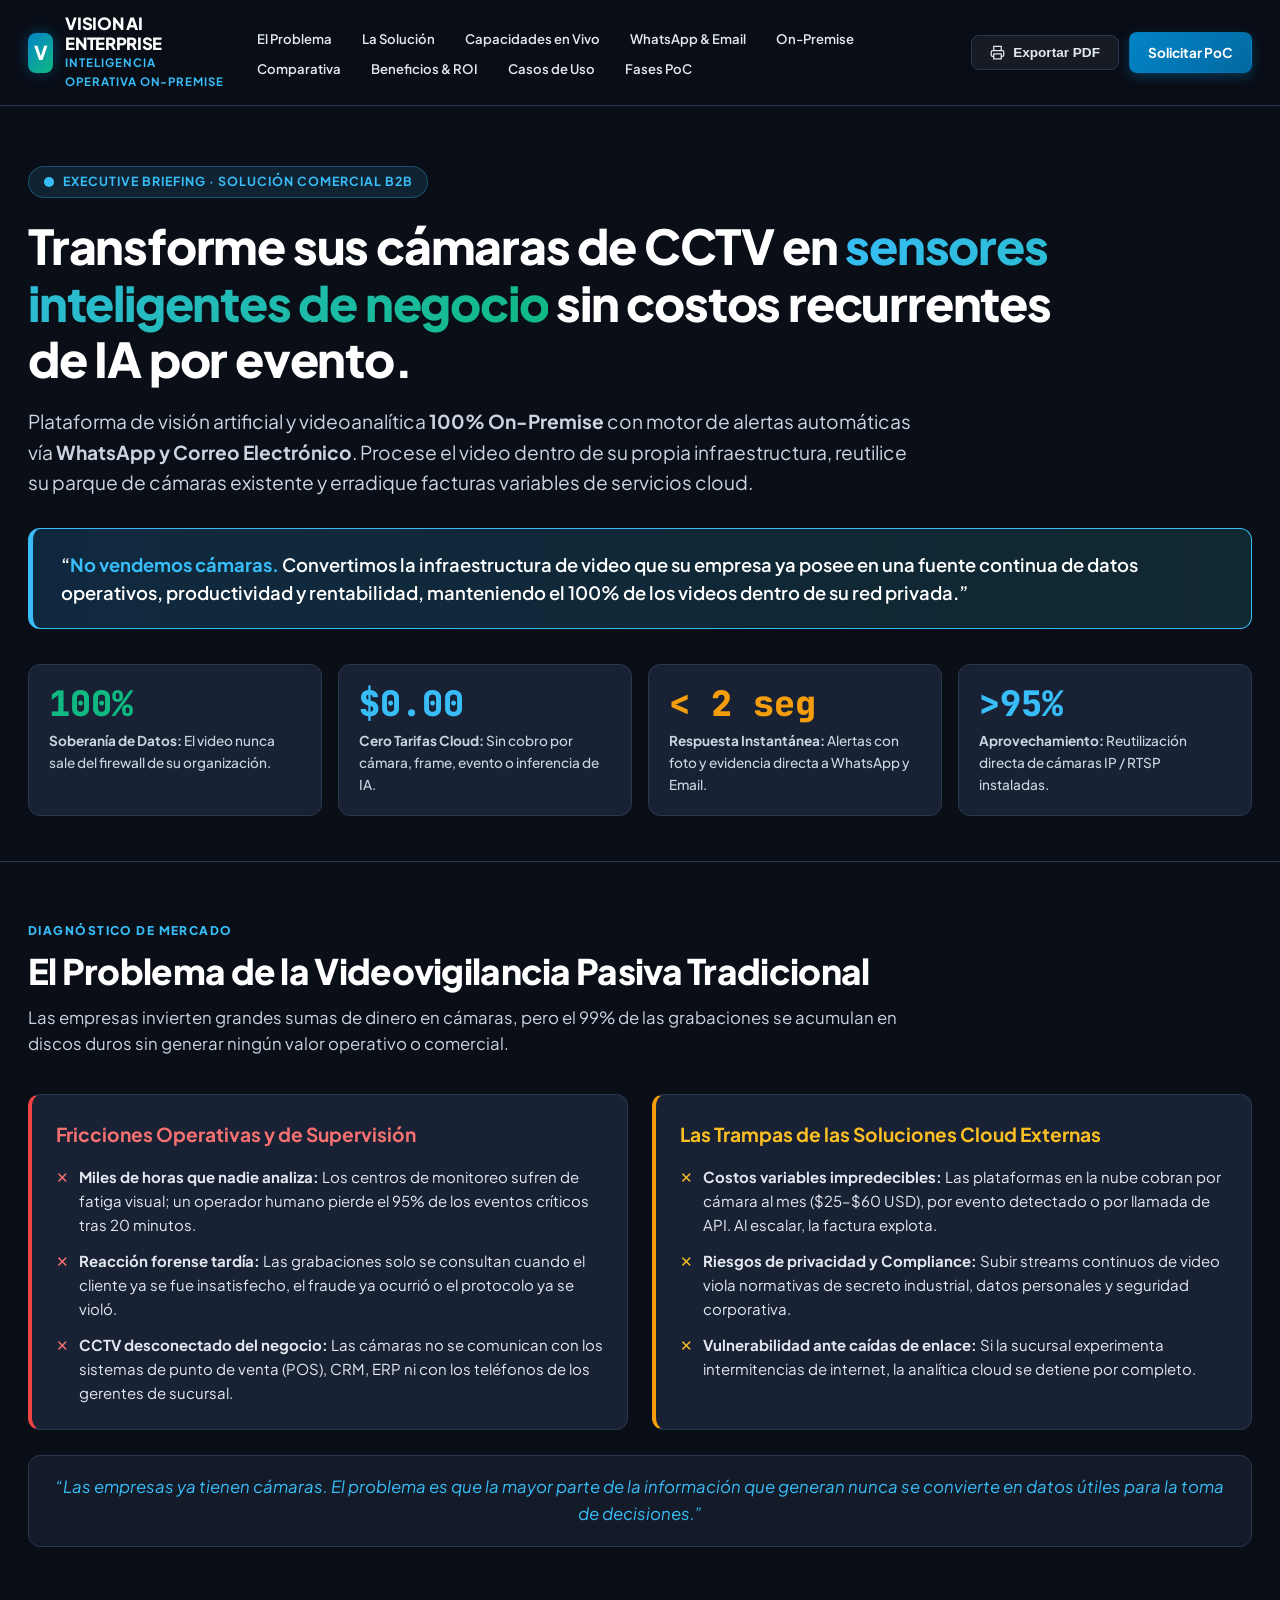
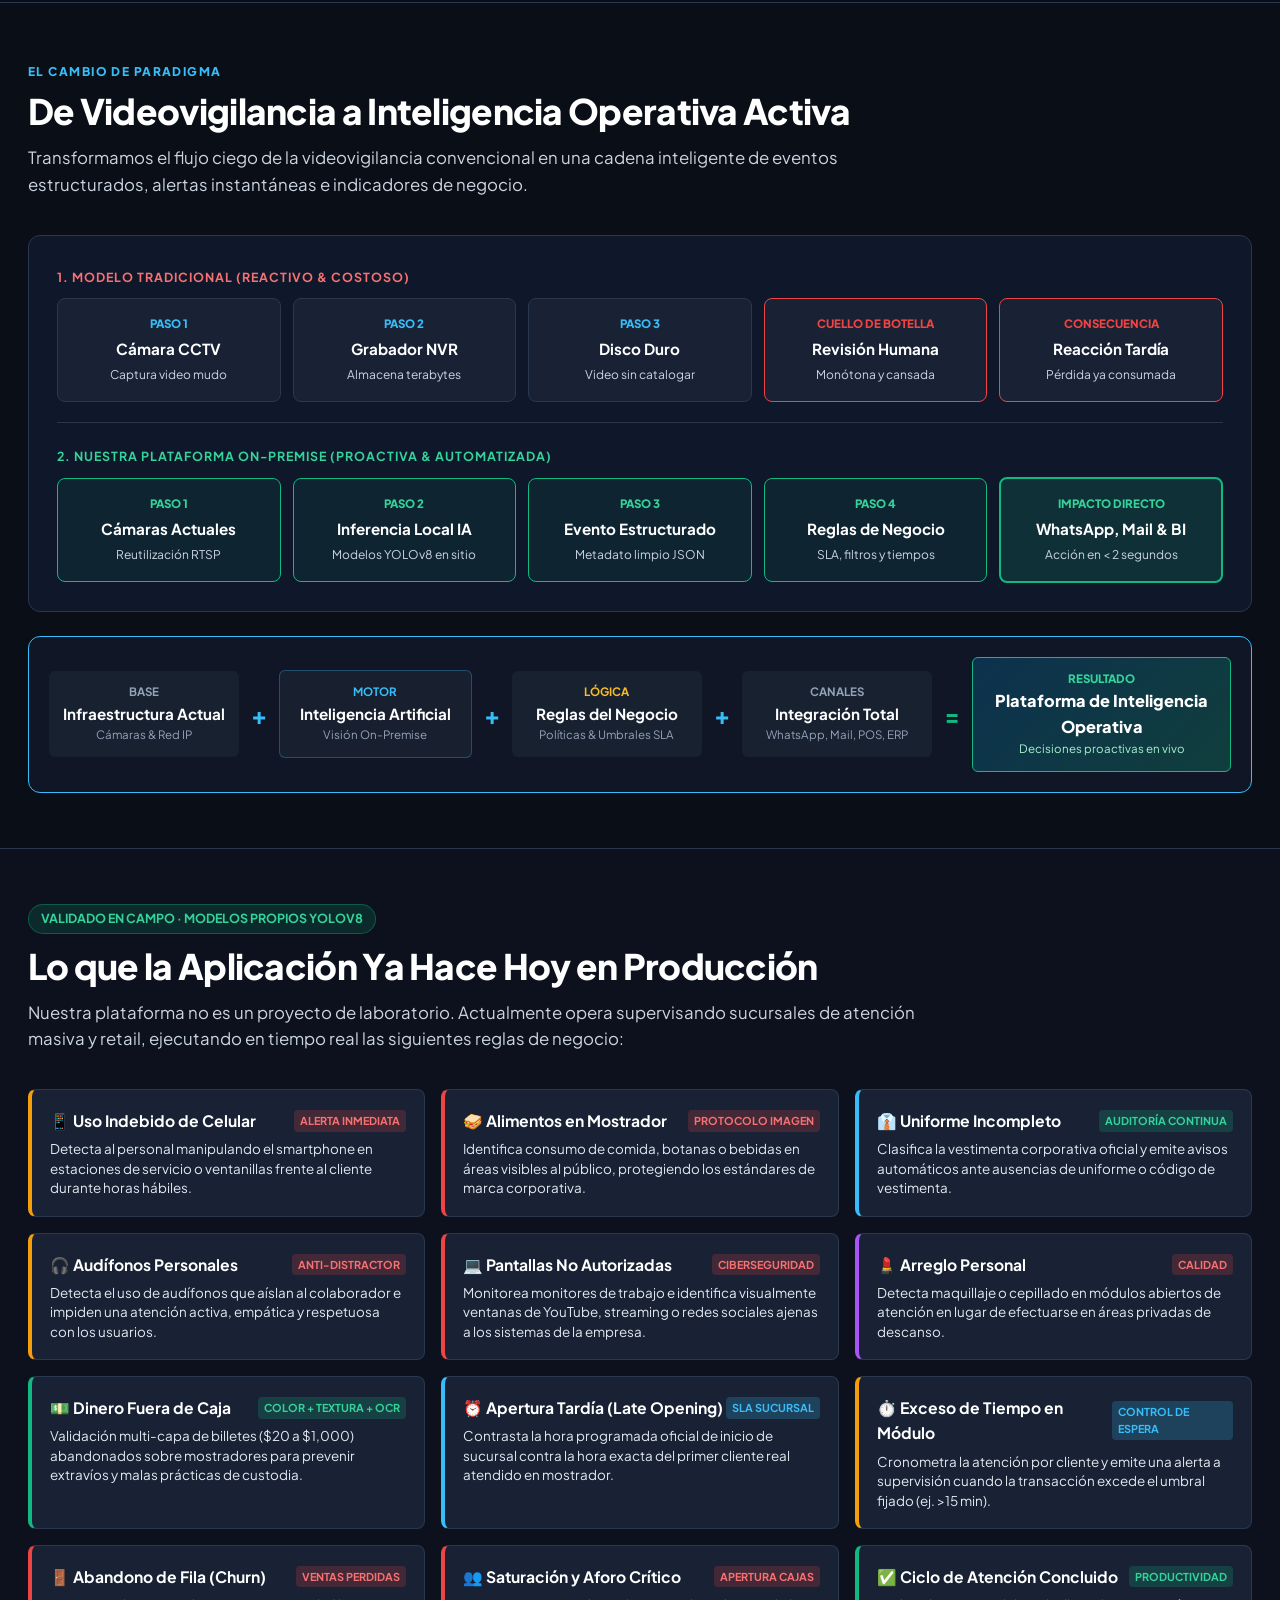
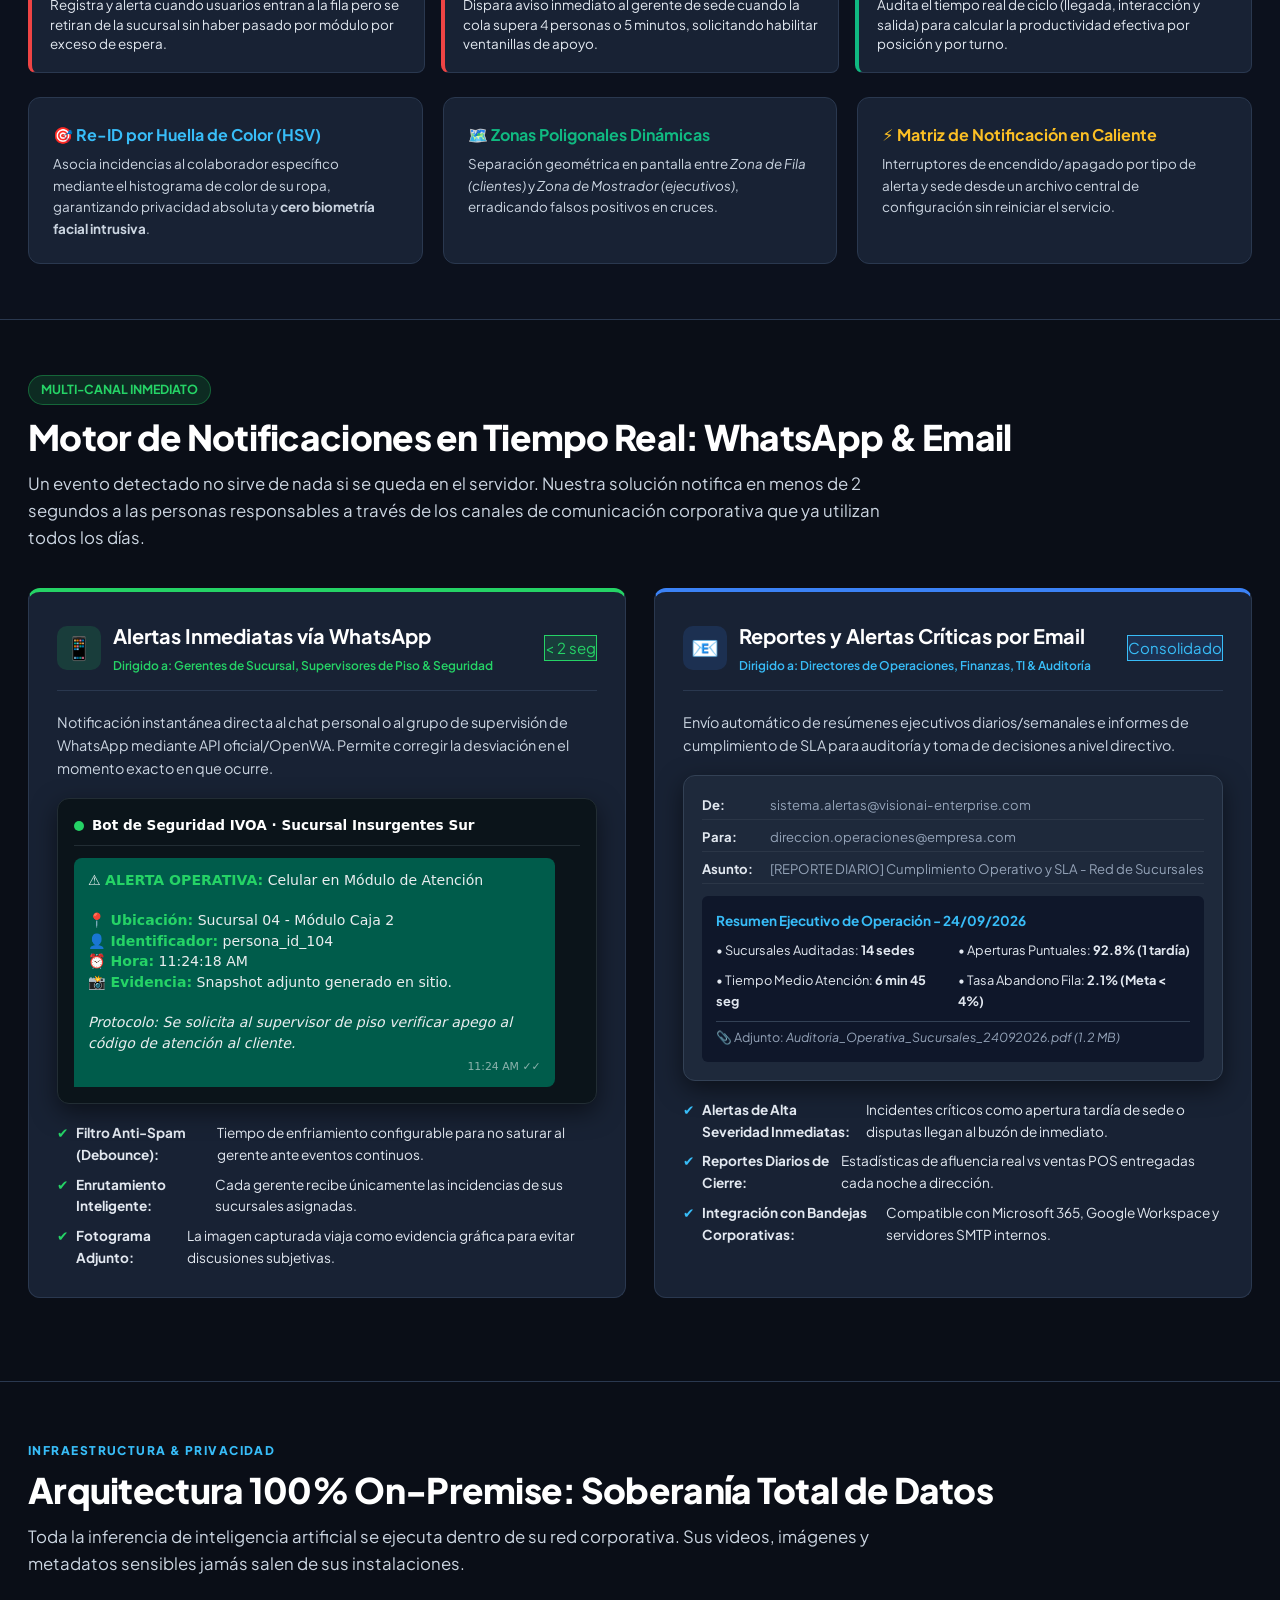
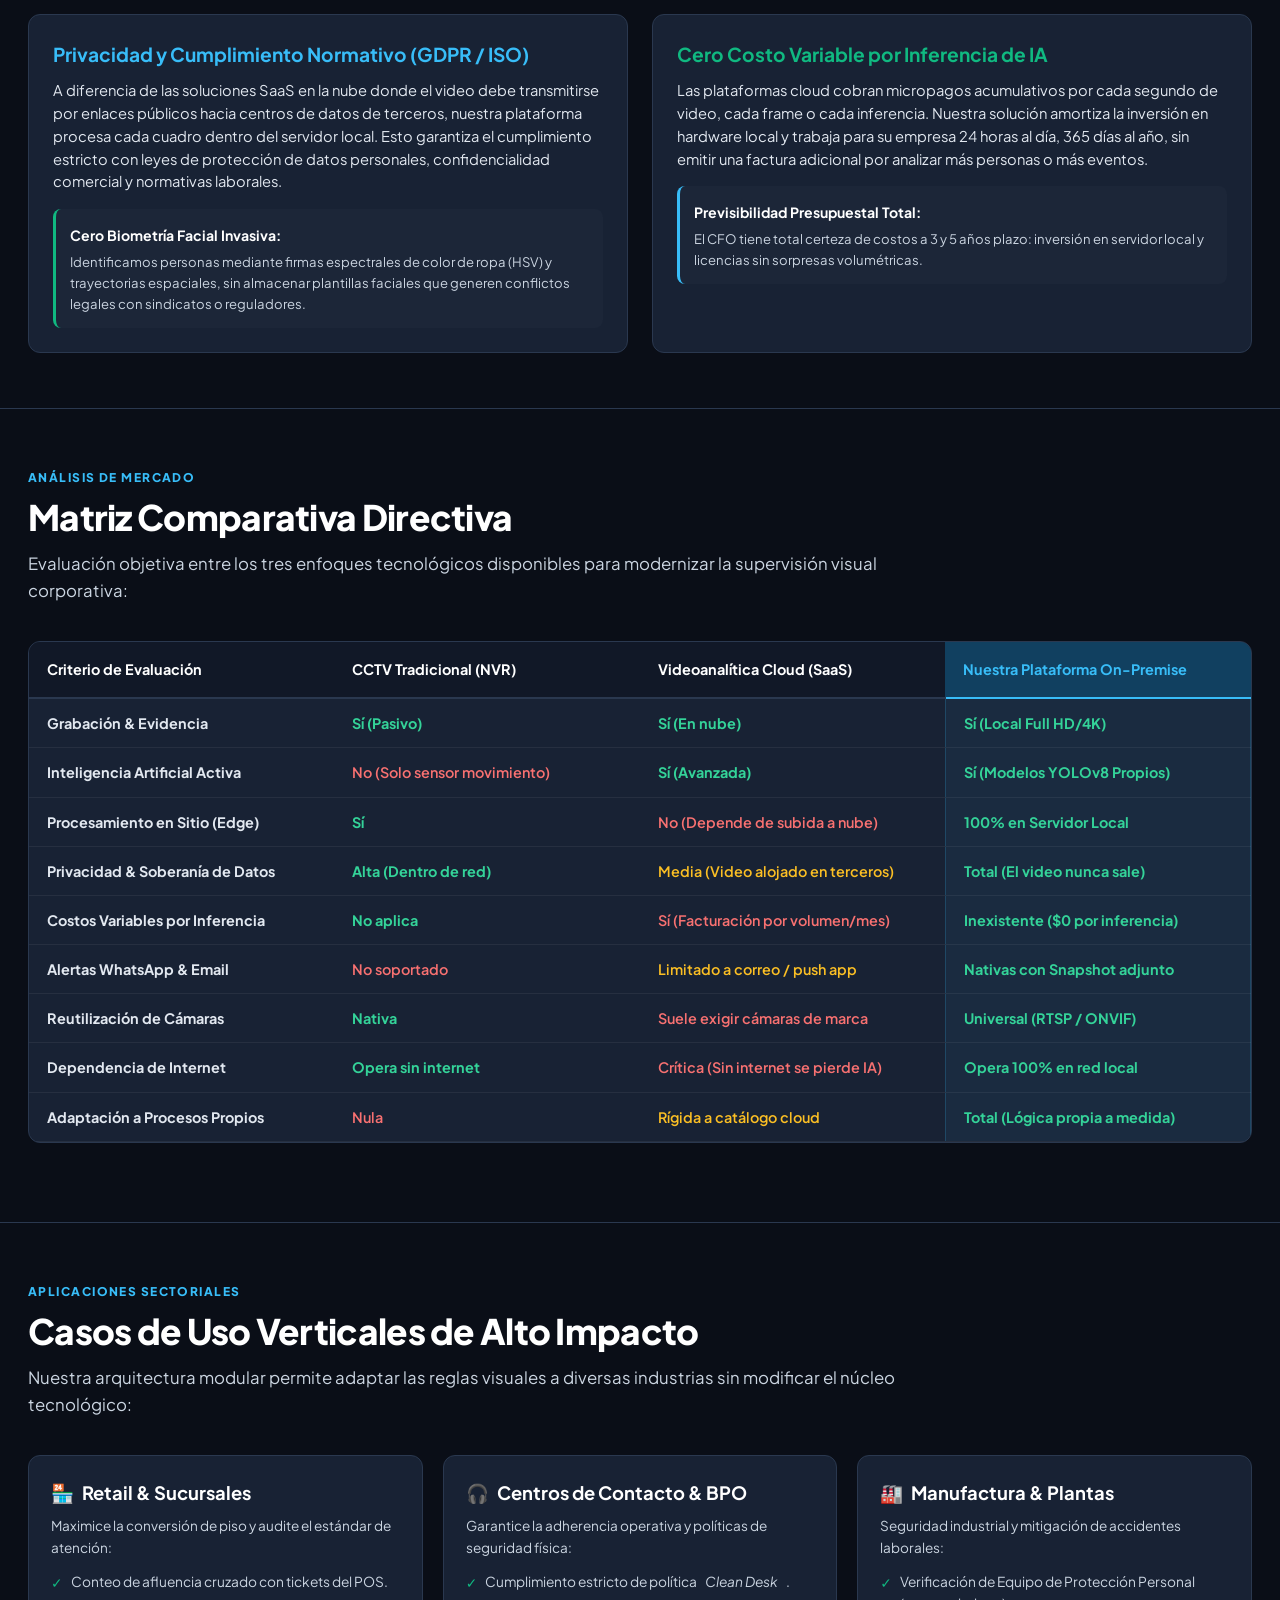
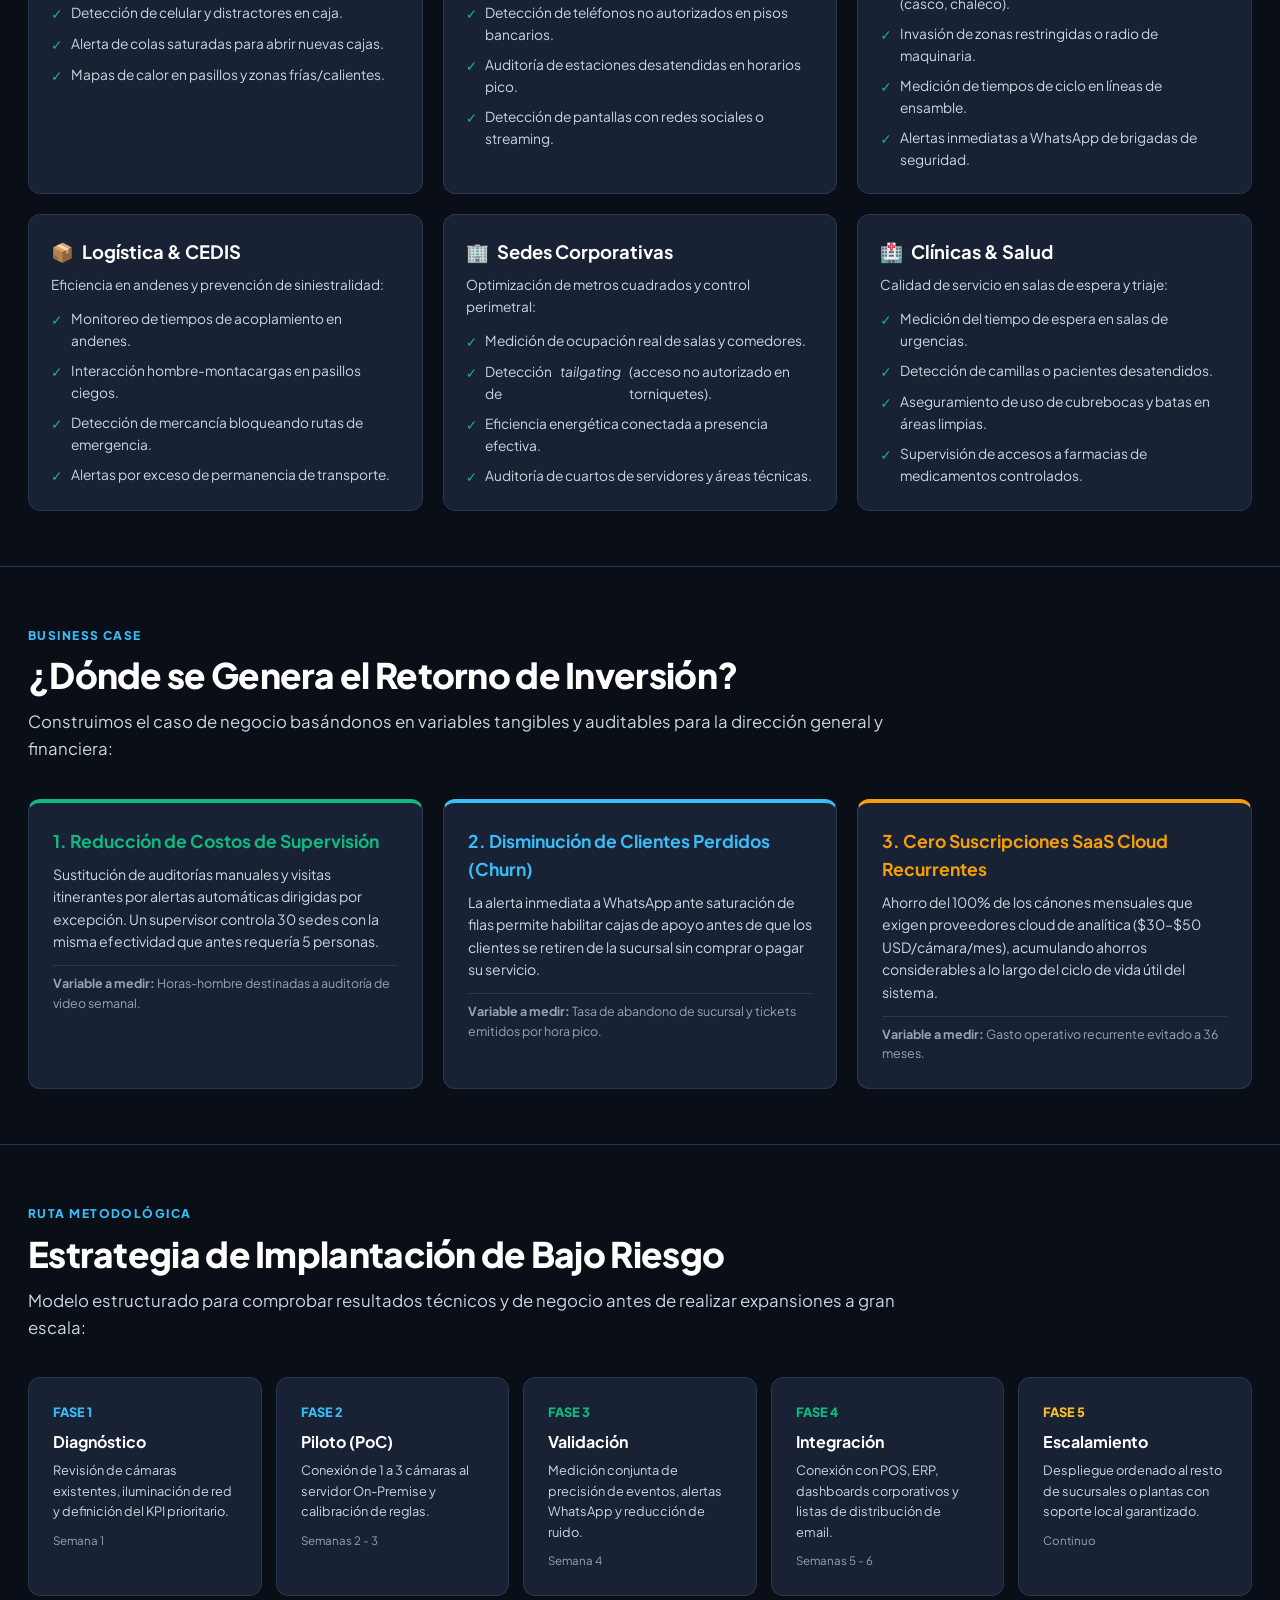
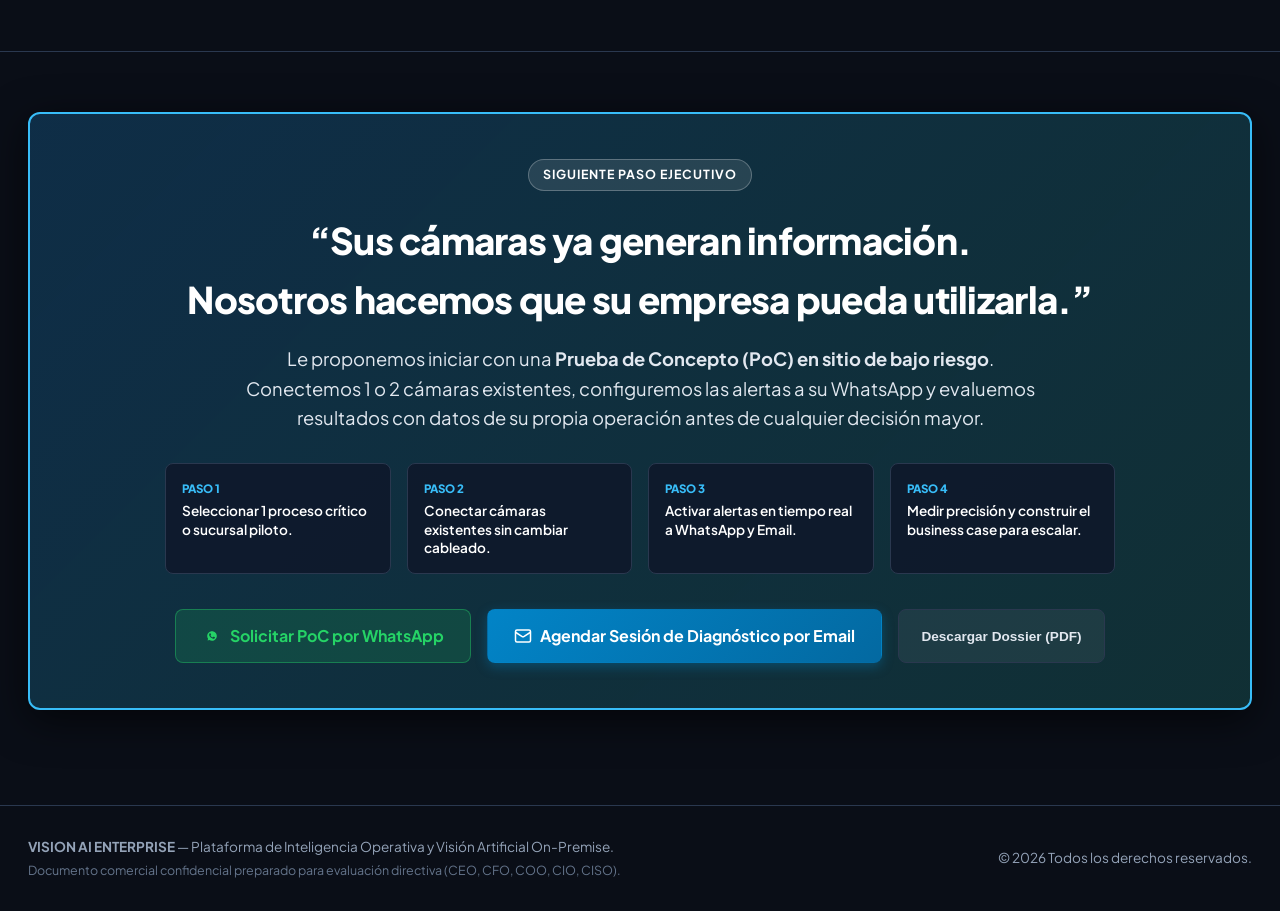
<file: docs/propuesta_comercial_vision_ia.html>
<!DOCTYPE html>
<html lang="es">
<head>
  <meta charset="UTF-8">
  <meta name="viewport" content="width=device-width, initial-scale=1.0">
  <title>Dossier Comercial Ejecutivo: Plataforma de Inteligencia Operativa y Visión por Computadora On-Premise</title>
  <link rel="preconnect" href="https://fonts.googleapis.com">
  <link rel="preconnect" href="https://fonts.gstatic.com" crossorigin>
  <link href="https://fonts.googleapis.com/css2?family=Plus+Jakarta+Sans:wght@300;400;500;600;700;800&family=JetBrains+Mono:wght@400;500;700&display=swap" rel="stylesheet">
  <style>
    :root {
      --bg-dark: #0A0E17;
      --bg-panel: #111827;
      --bg-card: #182234;
      --bg-card-hover: #1E2D44;
      --border: #2A384F;
      --border-accent: #38BDF8;
      --primary: #0284C7;
      --primary-light: #38BDF8;
      --accent: #10B981;
      --whatsapp: #25D366;
      --email: #3B82F6;
      --warning: #F59E0B;
      --danger: #EF4444;
      --text-title: #FFFFFF;
      --text-body: #E2E8F0;
      --text-muted: #94A3B8;
      --text-white: #FFFFFF;
      --radius: 12px;
      --radius-sm: 8px;
    }

    * {
      box-sizing: border-box;
      margin: 0;
      padding: 0;
    }

    body {
      font-family: 'Plus Jakarta Sans', system-ui, -apple-system, sans-serif;
      background-color: var(--bg-dark);
      color: var(--text-body);
      line-height: 1.6;
      font-size: 15px;
      -webkit-font-smoothing: antialiased;
    }

    /* Contenedor principal con margen seguro */
    .container {
      max-width: 1280px;
      margin: 0 auto;
      padding: 0 28px;
    }

    /* Barra Superior / Header */
    .navbar {
      position: sticky;
      top: 0;
      z-index: 1000;
      background: rgba(10, 14, 23, 0.95);
      backdrop-filter: blur(12px);
      border-bottom: 1px solid var(--border);
      padding: 14px 0;
    }

    .nav-inner {
      display: flex;
      justify-content: space-between;
      align-items: center;
      gap: 20px;
    }

    .brand-wrap {
      display: flex;
      align-items: center;
      gap: 12px;
      text-decoration: none;
      color: var(--text-title);
    }

    .brand-logo {
      width: 40px;
      height: 40px;
      background: linear-gradient(135deg, #0284C7, #10B981);
      border-radius: var(--radius-sm);
      display: flex;
      align-items: center;
      justify-content: center;
      color: #fff;
      font-weight: 800;
      font-size: 1.2rem;
      box-shadow: 0 0 15px rgba(2, 132, 199, 0.4);
    }

    .brand-title {
      font-size: 1.05rem;
      font-weight: 800;
      letter-spacing: -0.02em;
      color: #FFFFFF;
      line-height: 1.2;
    }

    .brand-tag {
      font-size: 0.72rem;
      color: var(--primary-light);
      text-transform: uppercase;
      letter-spacing: 0.08em;
      font-weight: 700;
      display: block;
    }

    /* Menú de navegación rápida */
    .nav-links {
      display: flex;
      align-items: center;
      gap: 6px;
      list-style: none;
      flex-wrap: wrap;
    }

    .nav-links a {
      color: var(--text-body);
      text-decoration: none;
      font-size: 0.82rem;
      font-weight: 600;
      padding: 6px 12px;
      border-radius: 6px;
      transition: all 0.2s;
    }

    .nav-links a:hover {
      background: rgba(255, 255, 255, 0.08);
      color: #FFFFFF;
    }

    .nav-actions {
      display: flex;
      align-items: center;
      gap: 10px;
    }

    .btn {
      display: inline-flex;
      align-items: center;
      justify-content: center;
      gap: 8px;
      padding: 9px 18px;
      border-radius: var(--radius-sm);
      font-size: 0.85rem;
      font-weight: 700;
      cursor: pointer;
      text-decoration: none;
      transition: all 0.2s;
      border: 1px solid transparent;
      white-space: nowrap;
    }

    .btn-primary {
      background: linear-gradient(135deg, #0284C7, #0369A1);
      color: #FFFFFF;
      box-shadow: 0 4px 12px rgba(2, 132, 199, 0.35);
    }

    .btn-primary:hover {
      background: #0284C7;
      transform: translateY(-1px);
    }

    .btn-secondary {
      background: rgba(255, 255, 255, 0.06);
      border-color: var(--border);
      color: var(--text-body);
    }

    .btn-secondary:hover {
      background: rgba(255, 255, 255, 0.12);
      color: #FFFFFF;
    }

    .btn-wa {
      background: rgba(37, 211, 102, 0.15);
      border-color: rgba(37, 211, 102, 0.4);
      color: #25D366;
    }

    .btn-wa:hover {
      background: #25D366;
      color: #000;
    }

    /* Hero Section */
    .hero {
      padding: 60px 0 45px 0;
      position: relative;
      border-bottom: 1px solid var(--border);
    }

    .badge-pill {
      display: inline-flex;
      align-items: center;
      gap: 8px;
      padding: 5px 14px;
      background: rgba(56, 189, 248, 0.12);
      border: 1px solid rgba(56, 189, 248, 0.3);
      border-radius: 9999px;
      font-size: 0.78rem;
      color: var(--primary-light);
      font-weight: 700;
      text-transform: uppercase;
      letter-spacing: 0.08em;
      margin-bottom: 20px;
    }

    .hero-title {
      font-size: 3rem;
      font-weight: 800;
      line-height: 1.18;
      letter-spacing: -0.025em;
      color: #FFFFFF;
      margin-bottom: 18px;
      max-width: 1050px;
    }

    .hero-title .highlight {
      color: #38BDF8;
      background: linear-gradient(135deg, #38BDF8, #10B981);
      -webkit-background-clip: text;
      -webkit-text-fill-color: transparent;
    }

    .hero-lead {
      font-size: 1.2rem;
      color: #CBD5E1;
      max-width: 900px;
      margin-bottom: 30px;
      line-height: 1.6;
    }

    /* Mensaje Clave Ancla */
    .callout-box {
      background: linear-gradient(90deg, rgba(2, 132, 199, 0.15) 0%, rgba(16, 185, 129, 0.1) 100%), var(--bg-panel);
      border: 1px solid var(--border-accent);
      border-left: 5px solid #38BDF8;
      border-radius: var(--radius);
      padding: 22px 28px;
      margin-bottom: 35px;
    }

    .callout-box p {
      font-size: 1.15rem;
      color: #FFFFFF;
      font-weight: 600;
      line-height: 1.5;
    }

    .callout-box strong {
      color: #38BDF8;
    }

    /* Tarjetas de Métricas Directivas */
    .metrics-row {
      display: grid;
      grid-template-columns: repeat(4, 1fr);
      gap: 16px;
      margin-top: 25px;
    }

    .metric-box {
      background: var(--bg-card);
      border: 1px solid var(--border);
      border-radius: var(--radius);
      padding: 20px;
      text-align: left;
    }

    .metric-value {
      font-size: 2.2rem;
      font-weight: 800;
      font-family: 'JetBrains Mono', monospace;
      line-height: 1.1;
      margin-bottom: 6px;
    }

    .metric-value.sky { color: #38BDF8; }
    .metric-value.green { color: #10B981; }
    .metric-value.amber { color: #F59E0B; }

    .metric-desc {
      font-size: 0.85rem;
      color: #CBD5E1;
      font-weight: 500;
    }

    /* Secciones generales */
    section {
      padding: 55px 0;
      border-bottom: 1px solid var(--border);
    }

    .section-head {
      margin-bottom: 36px;
    }

    .section-tag {
      display: inline-block;
      font-size: 0.75rem;
      font-weight: 800;
      color: var(--primary-light);
      text-transform: uppercase;
      letter-spacing: 0.12em;
      margin-bottom: 8px;
    }

    .section-title {
      font-size: 2.2rem;
      font-weight: 800;
      letter-spacing: -0.02em;
      color: #FFFFFF;
      margin-bottom: 12px;
      line-height: 1.25;
    }

    .section-subtitle {
      font-size: 1.05rem;
      color: #CBD5E1;
      max-width: 900px;
      line-height: 1.6;
    }

    /* Grillas y Cajas */
    .grid-2 {
      display: grid;
      grid-template-columns: repeat(2, 1fr);
      gap: 24px;
    }

    .grid-3 {
      display: grid;
      grid-template-columns: repeat(3, 1fr);
      gap: 20px;
    }

    .grid-4 {
      display: grid;
      grid-template-columns: repeat(4, 1fr);
      gap: 18px;
    }

    .panel-card {
      background: var(--bg-card);
      border: 1px solid var(--border);
      border-radius: var(--radius);
      padding: 24px;
      transition: transform 0.2s, border-color 0.2s;
    }

    .panel-card:hover {
      border-color: rgba(56, 189, 248, 0.4);
      transform: translateY(-2px);
    }

    .card-title-lg {
      font-size: 1.2rem;
      font-weight: 700;
      color: #FFFFFF;
      margin-bottom: 10px;
    }

    .card-body-text {
      font-size: 0.92rem;
      color: var(--text-body);
      line-height: 1.55;
    }

    /* SECCIÓN EXCLUSIVA: ALERTAS POR WHATSAPP Y EMAIL */
    .alert-channel-grid {
      display: grid;
      grid-template-columns: 1fr 1fr;
      gap: 28px;
      margin: 28px 0;
    }

    .channel-box {
      background: var(--bg-card);
      border: 1px solid var(--border);
      border-radius: var(--radius);
      padding: 28px;
      position: relative;
    }

    .channel-box.wa-box {
      border-top: 4px solid var(--whatsapp);
    }

    .channel-box.email-box {
      border-top: 4px solid var(--email);
    }

    .channel-header {
      display: flex;
      align-items: center;
      justify-content: space-between;
      margin-bottom: 20px;
      padding-bottom: 14px;
      border-bottom: 1px solid var(--border);
    }

    .channel-title-wrap {
      display: flex;
      align-items: center;
      gap: 12px;
    }

    .channel-icon {
      width: 44px;
      height: 44px;
      border-radius: 10px;
      display: flex;
      align-items: center;
      justify-content: center;
      font-size: 1.4rem;
    }

    .channel-icon.wa { background: rgba(37, 211, 102, 0.15); color: #25D366; }
    .channel-icon.mail { background: rgba(59, 130, 246, 0.15); color: #3B82F6; }

    /* Mockup visual de Mensaje WhatsApp */
    .wa-mockup {
      background: #0B141A;
      border: 1px solid #222D34;
      border-radius: 12px;
      padding: 16px;
      font-family: system-ui, -apple-system, sans-serif;
      margin: 18px 0;
      position: relative;
      box-shadow: 0 8px 24px rgba(0, 0, 0, 0.5);
    }

    .wa-bubble {
      background: #005C4B;
      color: #E9EDEF;
      border-radius: 8px 8px 8px 0;
      padding: 12px 14px;
      font-size: 0.88rem;
      line-height: 1.45;
      position: relative;
      max-width: 95%;
    }

    .wa-bubble strong {
      color: #25D366;
    }

    .wa-time {
      font-size: 0.68rem;
      color: rgba(233, 237, 239, 0.6);
      text-align: right;
      margin-top: 6px;
    }

    /* Mockup visual de Email */
    .email-mockup {
      background: #1E293B;
      border: 1px solid #334155;
      border-radius: 12px;
      padding: 18px;
      font-size: 0.88rem;
      margin: 18px 0;
      box-shadow: 0 8px 24px rgba(0, 0, 0, 0.5);
    }

    .email-field {
      display: flex;
      gap: 8px;
      margin-bottom: 6px;
      font-size: 0.82rem;
      color: #94A3B8;
      border-bottom: 1px solid rgba(255, 255, 255, 0.06);
      padding-bottom: 4px;
    }

    .email-field strong {
      color: #E2E8F0;
      min-width: 60px;
    }

    .email-content-box {
      background: #0F172A;
      border-radius: 6px;
      padding: 14px;
      margin-top: 12px;
      color: #E2E8F0;
      font-size: 0.85rem;
    }

    /* Lista de capacidades completamente visible */
    .capability-grid {
      display: grid;
      grid-template-columns: repeat(3, 1fr);
      gap: 16px;
      margin-top: 20px;
    }

    .cap-card {
      background: var(--bg-card);
      border: 1px solid var(--border);
      border-radius: var(--radius-sm);
      padding: 18px;
      border-left: 4px solid #38BDF8;
      transition: all 0.2s;
    }

    .cap-card.amber { border-left-color: #F59E0B; }
    .cap-card.green { border-left-color: #10B981; }
    .cap-card.red { border-left-color: #EF4444; }
    .cap-card.purple { border-left-color: #A855F7; }

    .cap-card h4 {
      font-size: 0.98rem;
      color: #FFFFFF;
      font-weight: 700;
      margin-bottom: 6px;
      display: flex;
      align-items: center;
      justify-content: space-between;
    }

    .cap-card p {
      font-size: 0.84rem;
      color: var(--text-body);
      line-height: 1.45;
    }

    .cap-badge {
      font-size: 0.68rem;
      padding: 2px 6px;
      border-radius: 4px;
      font-weight: 700;
      text-transform: uppercase;
    }

    .cap-badge.active { background: rgba(16, 185, 129, 0.2); color: #34D399; }
    .cap-badge.alert { background: rgba(239, 68, 68, 0.2); color: #F87171; }
    .cap-badge.sla { background: rgba(56, 189, 248, 0.2); color: #38BDF8; }

    /* Tabla Comparativa */
    .table-responsive {
      overflow-x: auto;
      background: var(--bg-card);
      border: 1px solid var(--border);
      border-radius: var(--radius);
      margin: 24px 0;
    }

    .table-custom {
      width: 100%;
      border-collapse: collapse;
      text-align: left;
      font-size: 0.9rem;
    }

    .table-custom th {
      background: #111827;
      padding: 16px 18px;
      font-weight: 700;
      color: #FFFFFF;
      border-bottom: 2px solid var(--border);
    }

    .table-custom th.highlight-header {
      background: rgba(2, 132, 199, 0.3);
      color: #38BDF8;
      border-bottom: 2px solid #38BDF8;
    }

    .table-custom td {
      padding: 14px 18px;
      border-bottom: 1px solid rgba(255, 255, 255, 0.06);
      color: var(--text-body);
      line-height: 1.4;
    }

    .table-custom tr:hover td {
      background: rgba(255, 255, 255, 0.02);
    }

    .table-custom td.highlight-col {
      background: rgba(56, 189, 248, 0.06);
      font-weight: 600;
      color: #FFFFFF;
      border-left: 1px solid rgba(56, 189, 248, 0.2);
      border-right: 1px solid rgba(56, 189, 248, 0.2);
    }

    .tag-ok {
      color: #34D399;
      font-weight: 700;
    }

    .tag-bad {
      color: #F87171;
      font-weight: 600;
    }

    .tag-mid {
      color: #FBBF24;
      font-weight: 600;
    }

    /* Diagrama de Arquitectura y Flujos */
    .arch-flow-box {
      background: #0F172A;
      border: 1px solid var(--border);
      border-radius: var(--radius);
      padding: 28px;
      margin: 24px 0;
    }

    .flow-steps-grid {
      display: grid;
      grid-template-columns: repeat(5, 1fr);
      gap: 12px;
      align-items: center;
    }

    .flow-step-card {
      background: var(--bg-card);
      border: 1px solid var(--border);
      border-radius: var(--radius-sm);
      padding: 16px;
      text-align: center;
    }

    .flow-step-card.active-step {
      border: 1px solid #10B981;
      background: rgba(16, 185, 129, 0.08);
    }

    .flow-step-card .num {
      font-size: 0.72rem;
      font-weight: 800;
      color: #38BDF8;
      text-transform: uppercase;
      margin-bottom: 4px;
    }

    .flow-step-card .name {
      font-size: 0.95rem;
      font-weight: 700;
      color: #FFFFFF;
      margin-bottom: 4px;
    }

    .flow-step-card .desc {
      font-size: 0.75rem;
      color: #CBD5E1;
    }

    /* Casos de uso completamente desplegados */
    .industry-section-grid {
      display: grid;
      grid-template-columns: repeat(3, 1fr);
      gap: 20px;
      margin-top: 24px;
    }

    .industry-card {
      background: var(--bg-card);
      border: 1px solid var(--border);
      border-radius: var(--radius);
      padding: 22px;
    }

    .industry-title {
      font-size: 1.15rem;
      font-weight: 700;
      color: #FFFFFF;
      margin-bottom: 8px;
      display: flex;
      align-items: center;
      gap: 8px;
    }

    .industry-list {
      list-style: none;
      margin-top: 12px;
      display: flex;
      flex-direction: column;
      gap: 8px;
    }

    .industry-list li {
      font-size: 0.86rem;
      color: #CBD5E1;
      display: flex;
      align-items: flex-start;
      gap: 8px;
    }

    .industry-list li::before {
      content: '✓';
      color: #10B981;
      font-weight: 800;
      margin-top: 1px;
    }

    /* Banner Final CTA */
    .cta-container {
      background: linear-gradient(135deg, rgba(2, 132, 199, 0.2) 0%, rgba(16, 185, 129, 0.15) 100%), #111827;
      border: 2px solid #38BDF8;
      border-radius: var(--radius);
      padding: 45px 36px;
      text-align: center;
      margin: 40px 0;
      box-shadow: 0 10px 40px rgba(0, 0, 0, 0.6);
    }

    .cta-title {
      font-size: 2.3rem;
      font-weight: 800;
      color: #FFFFFF;
      margin-bottom: 16px;
      letter-spacing: -0.02em;
    }

    .cta-desc {
      font-size: 1.15rem;
      color: #E2E8F0;
      max-width: 800px;
      margin: 0 auto 30px auto;
      line-height: 1.6;
    }

    .cta-steps-row {
      display: grid;
      grid-template-columns: repeat(4, 1fr);
      gap: 16px;
      max-width: 950px;
      margin: 0 auto 35px auto;
      text-align: left;
    }

    .cta-step-item {
      background: rgba(15, 23, 42, 0.85);
      border: 1px solid var(--border);
      padding: 16px;
      border-radius: var(--radius-sm);
    }

    .cta-step-item span {
      font-size: 0.72rem;
      font-weight: 800;
      color: #38BDF8;
      text-transform: uppercase;
      display: block;
      margin-bottom: 4px;
    }

    .cta-step-item p {
      font-size: 0.85rem;
      color: #FFFFFF;
      font-weight: 600;
      line-height: 1.35;
    }

    .cta-buttons {
      display: flex;
      justify-content: center;
      gap: 16px;
      flex-wrap: wrap;
    }

    /* Footer */
    footer {
      padding: 30px 0;
      border-top: 1px solid var(--border);
      color: #94A3B8;
      font-size: 0.85rem;
    }

    .footer-flex {
      display: flex;
      justify-content: space-between;
      align-items: center;
      flex-wrap: wrap;
      gap: 15px;
    }

    /* Print / PDF Styles */
    @media print {
      body {
        background: #FFFFFF !important;
        color: #0F172A !important;
      }
      .navbar, .btn, .cta-buttons {
        display: none !important;
      }
      .panel-card, .metric-box, .cap-card, .channel-box, .industry-card {
        background: #F8FAFC !important;
        border: 1px solid #CBD5E1 !important;
        color: #0F172A !important;
        break-inside: avoid;
      }
      .table-custom th {
        background: #E2E8F0 !important;
        color: #0F172A !important;
      }
      .table-custom td {
        color: #1E293B !important;
      }
      .hero-title, .section-title, .cta-title {
        color: #0F172A !important;
      }
      .hero-title .highlight {
        color: #0284C7 !important;
        -webkit-text-fill-color: initial !important;
      }
      .wa-mockup, .email-mockup, .email-content-box {
        background: #F1F5F9 !important;
        color: #0F172A !important;
        border: 1px solid #CBD5E1 !important;
      }
      .wa-bubble {
        background: #DCFCE7 !important;
        color: #14532D !important;
      }
      .wa-bubble strong {
        color: #166534 !important;
      }
    }

    /* Responsive */
    @media (max-width: 1024px) {
      .hero-title { font-size: 2.4rem; }
      .metrics-row { grid-template-columns: repeat(2, 1fr); }
      .grid-4, .grid-3 { grid-template-columns: repeat(2, 1fr); }
      .capability-grid { grid-template-columns: repeat(2, 1fr); }
      .industry-section-grid { grid-template-columns: repeat(2, 1fr); }
      .cta-steps-row { grid-template-columns: repeat(2, 1fr); }
      .flow-steps-grid { grid-template-columns: repeat(3, 1fr); }
    }

    @media (max-width: 768px) {
      .hero-title { font-size: 1.9rem; }
      .nav-links { display: none; }
      .grid-2, .grid-3, .grid-4, .alert-channel-grid, .capability-grid, .industry-section-grid, .cta-steps-row { grid-template-columns: 1fr; }
      .metrics-row { grid-template-columns: 1fr; }
      .flow-steps-grid { grid-template-columns: 1fr; }
    }
  </style>
</head>
<body>

  <!-- NAVEGACIÓN SUPERIOR FIJA -->
  <header class="navbar">
    <div class="container nav-inner">
      <a href="#" class="brand-wrap">
        <div class="brand-logo">V</div>
        <div>
          <div class="brand-title">VISION AI ENTERPRISE</div>
          <span class="brand-tag">Inteligencia Operativa On-Premise</span>
        </div>
      </a>

      <!-- Enlaces directos a todas las secciones -->
      <ul class="nav-links">
        <li><a href="#problema">El Problema</a></li>
        <li><a href="#solucion">La Solución</a></li>
        <li><a href="#capacidades-reales">Capacidades en Vivo</a></li>
        <li><a href="#alertas-canales">WhatsApp & Email</a></li>
        <li><a href="#arquitectura">On-Premise</a></li>
        <li><a href="#comparativa">Comparativa</a></li>
        <li><a href="#beneficios">Beneficios & ROI</a></li>
        <li><a href="#casos-uso">Casos de Uso</a></li>
        <li><a href="#implementacion">Fases PoC</a></li>
      </ul>

      <div class="nav-actions">
        <button class="btn btn-secondary" onclick="window.print()" title="Imprimir o guardar como PDF">
          <svg width="15" height="15" viewBox="0 0 24 24" fill="none" stroke="currentColor" stroke-width="2">
            <path d="M6 9V2h12v7"></path>
            <path d="M6 18H4a2 2 0 0 1-2-2v-5a2 2 0 0 1 2-2h16a2 2 0 0 1 2 2v5a2 2 0 0 1-2 2h-2"></path>
            <path d="M6 14h12v8H6z"></path>
          </svg>
          Exportar PDF
        </button>
        <a href="#contacto-poc" class="btn btn-primary">Solicitar PoC</a>
      </div>
    </div>
  </header>

  <main>
    <!-- HERO SECTION -->
    <section class="hero">
      <div class="container">
        <div class="badge-pill">
          <svg width="12" height="12" viewBox="0 0 24 24" fill="currentColor"><circle cx="12" cy="12" r="10"></circle></svg>
          Executive Briefing &middot; Solución Comercial B2B
        </div>

        <h1 class="hero-title">
          Transforme sus cámaras de CCTV en <span class="highlight">sensores inteligentes de negocio</span> sin costos recurrentes de IA por evento.
        </h1>

        <p class="hero-lead">
          Plataforma de visión artificial y videoanalítica <strong>100% On-Premise</strong> con motor de alertas automáticas vía <strong>WhatsApp y Correo Electrónico</strong>. Procese el video dentro de su propia infraestructura, reutilice su parque de cámaras existente y erradique facturas variables de servicios cloud.
        </p>

        <!-- LLAMADO CLAVE DE VENTA -->
        <div class="callout-box">
          <p>
            &ldquo;<strong>No vendemos cámaras.</strong> Convertimos la infraestructura de video que su empresa ya posee en una fuente continua de datos operativos, productividad y rentabilidad, manteniendo el 100% de los videos dentro de su red privada.&rdquo;
          </p>
        </div>

        <!-- 4 MÉTRICAS DIRECTIVAS CLAVE -->
        <div class="metrics-row">
          <div class="metric-box">
            <div class="metric-value green">100%</div>
            <div class="metric-desc"><strong>Soberanía de Datos:</strong> El video nunca sale del firewall de su organización.</div>
          </div>
          <div class="metric-box">
            <div class="metric-value sky">$0.00</div>
            <div class="metric-desc"><strong>Cero Tarifas Cloud:</strong> Sin cobro por cámara, frame, evento o inferencia de IA.</div>
          </div>
          <div class="metric-box">
            <div class="metric-value amber">&lt; 2 seg</div>
            <div class="metric-desc"><strong>Respuesta Instantánea:</strong> Alertas con foto y evidencia directa a WhatsApp y Email.</div>
          </div>
          <div class="metric-box">
            <div class="metric-value sky">&gt;95%</div>
            <div class="metric-desc"><strong>Aprovechamiento:</strong> Reutilización directa de cámaras IP / RTSP instaladas.</div>
          </div>
        </div>
      </div>
    </section>

    <!-- SECCIÓN 1: EL PROBLEMA ACTUAL -->
    <section id="problema">
      <div class="container">
        <div class="section-head">
          <span class="section-tag">Diagnóstico de Mercado</span>
          <h2 class="section-title">El Problema de la Videovigilancia Pasiva Tradicional</h2>
          <p class="section-subtitle">
            Las empresas invierten grandes sumas de dinero en cámaras, pero el 99% de las grabaciones se acumulan en discos duros sin generar ningún valor operativo o comercial.
          </p>
        </div>

        <div class="grid-2">
          <div class="panel-card" style="border-left: 4px solid #EF4444;">
            <h3 class="card-title-lg" style="color: #F87171;">Fricciones Operativas y de Supervisión</h3>
            <ul style="list-style: none; display: flex; flex-direction: column; gap: 12px; margin-top: 15px;">
              <li style="display: flex; gap: 10px;">
                <strong style="color: #F87171;">✕</strong>
                <div><strong>Miles de horas que nadie analiza:</strong> Los centros de monitoreo sufren de fatiga visual; un operador humano pierde el 95% de los eventos críticos tras 20 minutos.</div>
              </li>
              <li style="display: flex; gap: 10px;">
                <strong style="color: #F87171;">✕</strong>
                <div><strong>Reacción forense tardía:</strong> Las grabaciones solo se consultan cuando el cliente ya se fue insatisfecho, el fraude ya ocurrió o el protocolo ya se violó.</div>
              </li>
              <li style="display: flex; gap: 10px;">
                <strong style="color: #F87171;">✕</strong>
                <div><strong>CCTV desconectado del negocio:</strong> Las cámaras no se comunican con los sistemas de punto de venta (POS), CRM, ERP ni con los teléfonos de los gerentes de sucursal.</div>
              </li>
            </ul>
          </div>

          <div class="panel-card" style="border-left: 4px solid #F59E0B;">
            <h3 class="card-title-lg" style="color: #FBBF24;">Las Trampas de las Soluciones Cloud Externas</h3>
            <ul style="list-style: none; display: flex; flex-direction: column; gap: 12px; margin-top: 15px;">
              <li style="display: flex; gap: 10px;">
                <strong style="color: #FBBF24;">✕</strong>
                <div><strong>Costos variables impredecibles:</strong> Las plataformas en la nube cobran por cámara al mes ($25–$60 USD), por evento detectado o por llamada de API. Al escalar, la factura explota.</div>
              </li>
              <li style="display: flex; gap: 10px;">
                <strong style="color: #FBBF24;">✕</strong>
                <div><strong>Riesgos de privacidad y Compliance:</strong> Subir streams continuos de video viola normativas de secreto industrial, datos personales y seguridad corporativa.</div>
              </li>
              <li style="display: flex; gap: 10px;">
                <strong style="color: #FBBF24;">✕</strong>
                <div><strong>Vulnerabilidad ante caídas de enlace:</strong> Si la sucursal experimenta intermitencias de internet, la analítica cloud se detiene por completo.</div>
              </li>
            </ul>
          </div>
        </div>

        <div style="background: rgba(30, 41, 59, 0.5); border: 1px solid var(--border); border-radius: var(--radius); padding: 18px 24px; margin-top: 25px; text-align: center;">
          <em style="color: #38BDF8; font-size: 1.05rem;">
            &ldquo;Las empresas ya tienen cámaras. El problema es que la mayor parte de la información que generan nunca se convierte en datos útiles para la toma de decisiones.&rdquo;
          </em>
        </div>
      </div>
    </section>

    <!-- SECCIÓN 2: LA SOLUCIÓN - ANTES VS DESPUÉS -->
    <section id="solucion">
      <div class="container">
        <div class="section-head">
          <span class="section-tag">El Cambio de Paradigma</span>
          <h2 class="section-title">De Videovigilancia a Inteligencia Operativa Activa</h2>
          <p class="section-subtitle">
            Transformamos el flujo ciego de la videovigilancia convencional en una cadena inteligente de eventos estructurados, alertas instantáneas e indicadores de negocio.
          </p>
        </div>

        <!-- FLUJO COMPARATIVO VISUAL -->
        <div class="arch-flow-box">
          <div style="margin-bottom: 20px;">
            <span style="font-size: 0.78rem; text-transform: uppercase; color: #F87171; font-weight: 700; letter-spacing: 0.08em;">
              1. Modelo Tradicional (Reactivo & Costoso)
            </span>
            <div class="flow-steps-grid" style="margin-top: 10px;">
              <div class="flow-step-card">
                <div class="num">Paso 1</div>
                <div class="name">Cámara CCTV</div>
                <div class="desc">Captura video mudo</div>
              </div>
              <div class="flow-step-card">
                <div class="num">Paso 2</div>
                <div class="name">Grabador NVR</div>
                <div class="desc">Almacena terabytes</div>
              </div>
              <div class="flow-step-card">
                <div class="num">Paso 3</div>
                <div class="name">Disco Duro</div>
                <div class="desc">Video sin catalogar</div>
              </div>
              <div class="flow-step-card" style="border-color: #EF4444;">
                <div class="num" style="color: #EF4444;">Cuello de Botella</div>
                <div class="name">Revisión Humana</div>
                <div class="desc">Monótona y cansada</div>
              </div>
              <div class="flow-step-card" style="border-color: #EF4444;">
                <div class="num" style="color: #EF4444;">Consecuencia</div>
                <div class="name">Reacción Tardía</div>
                <div class="desc">Pérdida ya consumada</div>
              </div>
            </div>
          </div>

          <div style="border-top: 1px solid var(--border); padding-top: 20px;">
            <span style="font-size: 0.78rem; text-transform: uppercase; color: #34D399; font-weight: 700; letter-spacing: 0.08em;">
              2. Nuestra Plataforma On-Premise (Proactiva & Automatizada)
            </span>
            <div class="flow-steps-grid" style="margin-top: 10px;">
              <div class="flow-step-card active-step">
                <div class="num" style="color: #34D399;">Paso 1</div>
                <div class="name">Cámaras Actuales</div>
                <div class="desc">Reutilización RTSP</div>
              </div>
              <div class="flow-step-card active-step">
                <div class="num" style="color: #34D399;">Paso 2</div>
                <div class="name">Inferencia Local IA</div>
                <div class="desc">Modelos YOLOv8 en sitio</div>
              </div>
              <div class="flow-step-card active-step">
                <div class="num" style="color: #34D399;">Paso 3</div>
                <div class="name">Evento Estructurado</div>
                <div class="desc">Metadato limpio JSON</div>
              </div>
              <div class="flow-step-card active-step">
                <div class="num" style="color: #34D399;">Paso 4</div>
                <div class="name">Reglas de Negocio</div>
                <div class="desc">SLA, filtros y tiempos</div>
              </div>
              <div class="flow-step-card active-step" style="border: 2px solid #10B981; background: rgba(16, 185, 129, 0.15);">
                <div class="num" style="color: #34D399;">Impacto Directo</div>
                <div class="name">WhatsApp, Mail & BI</div>
                <div class="desc">Acción en &lt; 2 segundos</div>
              </div>
            </div>
          </div>
        </div>

        <!-- ECUACIÓN CONCEPTUAL DE LA CAPA DE INTELIGENCIA -->
        <div style="background: rgba(17, 24, 39, 0.9); border: 1px solid var(--border-accent); border-radius: var(--radius); padding: 20px; display: flex; align-items: center; justify-content: space-between; flex-wrap: wrap; gap: 12px; text-align: center;">
          <div style="flex: 1; min-width: 140px; background: rgba(31, 41, 55, 0.6); padding: 12px; border-radius: 6px;">
            <div style="font-size: 0.72rem; color: #94A3B8; text-transform: uppercase; font-weight: 700;">Base</div>
            <div style="color: #FFFFFF; font-weight: 700; font-size: 0.95rem;">Infraestructura Actual</div>
            <div style="font-size: 0.72rem; color: var(--text-muted);">Cámaras & Red IP</div>
          </div>
          <div style="color: #38BDF8; font-size: 1.5rem; font-weight: 800;">+</div>
          <div style="flex: 1; min-width: 140px; background: rgba(31, 41, 55, 0.6); padding: 12px; border-radius: 6px; border: 1px solid rgba(56, 189, 248, 0.3);">
            <div style="font-size: 0.72rem; color: #38BDF8; text-transform: uppercase; font-weight: 700;">Motor</div>
            <div style="color: #FFFFFF; font-weight: 700; font-size: 0.95rem;">Inteligencia Artificial</div>
            <div style="font-size: 0.72rem; color: var(--text-muted);">Visión On-Premise</div>
          </div>
          <div style="color: #38BDF8; font-size: 1.5rem; font-weight: 800;">+</div>
          <div style="flex: 1; min-width: 140px; background: rgba(31, 41, 55, 0.6); padding: 12px; border-radius: 6px;">
            <div style="font-size: 0.72rem; color: #FBBF24; text-transform: uppercase; font-weight: 700;">Lógica</div>
            <div style="color: #FFFFFF; font-weight: 700; font-size: 0.95rem;">Reglas del Negocio</div>
            <div style="font-size: 0.72rem; color: var(--text-muted);">Políticas & Umbrales SLA</div>
          </div>
          <div style="color: #38BDF8; font-size: 1.5rem; font-weight: 800;">+</div>
          <div style="flex: 1; min-width: 140px; background: rgba(31, 41, 55, 0.6); padding: 12px; border-radius: 6px;">
            <div style="font-size: 0.72rem; color: #94A3B8; text-transform: uppercase; font-weight: 700;">Canales</div>
            <div style="color: #FFFFFF; font-weight: 700; font-size: 0.95rem;">Integración Total</div>
            <div style="font-size: 0.72rem; color: var(--text-muted);">WhatsApp, Mail, POS, ERP</div>
          </div>
          <div style="color: #10B981; font-size: 1.5rem; font-weight: 800;">=</div>
          <div style="flex: 1.4; min-width: 180px; background: linear-gradient(135deg, rgba(2, 132, 199, 0.25), rgba(16, 185, 129, 0.25)); padding: 12px; border-radius: 6px; border: 1px solid #10B981;">
            <div style="font-size: 0.72rem; color: #34D399; text-transform: uppercase; font-weight: 800;">Resultado</div>
            <div style="color: #FFFFFF; font-weight: 800; font-size: 1.02rem;">Plataforma de Inteligencia Operativa</div>
            <div style="font-size: 0.72rem; color: #A7F3D0;">Decisiones proactivas en vivo</div>
          </div>
        </div>
      </div>
    </section>

    <!-- SECCIÓN 3: CAPACIDADES ACTIVAS EN PRODUCCIÓN HOY (COMPLETAMENTE VISIBLES) -->
    <section id="capacidades-reales" style="background: rgba(17, 24, 39, 0.4);">
      <div class="container">
        <div class="section-head">
          <div style="display: inline-flex; align-items: center; gap: 8px; padding: 4px 12px; background: rgba(16, 185, 129, 0.15); border: 1px solid rgba(16, 185, 129, 0.35); border-radius: 9999px; font-size: 0.78rem; color: #34D399; font-weight: 700; margin-bottom: 10px; text-transform: uppercase;">
            Validado en Campo &middot; Modelos Propios YOLOv8
          </div>
          <h2 class="section-title">Lo que la Aplicación Ya Hace Hoy en Producción</h2>
          <p class="section-subtitle">
            Nuestra plataforma no es un proyecto de laboratorio. Actualmente opera supervisando sucursales de atención masiva y retail, ejecutando en tiempo real las siguientes reglas de negocio:
          </p>
        </div>

        <!-- LISTA COMPLETA DE REGLAS OPERATIVAS (100% VISIBLE EN 3 COLUMNAS) -->
        <div class="capability-grid">
          <!-- 1. Celular -->
          <div class="cap-card amber">
            <h4>
              <span>📱 Uso Indebido de Celular</span>
              <span class="cap-badge alert">Alerta Inmediata</span>
            </h4>
            <p>Detecta al personal manipulando el smartphone en estaciones de servicio o ventanillas frente al cliente durante horas hábiles.</p>
          </div>

          <!-- 2. Alimentos -->
          <div class="cap-card red">
            <h4>
              <span>🥪 Alimentos en Mostrador</span>
              <span class="cap-badge alert">Protocolo Imagen</span>
            </h4>
            <p>Identifica consumo de comida, botanas o bebidas en áreas visibles al público, protegiendo los estándares de marca corporativa.</p>
          </div>

          <!-- 3. Uniforme -->
          <div class="cap-card">
            <h4>
              <span>👔 Uniforme Incompleto</span>
              <span class="cap-badge active">Auditoría Continua</span>
            </h4>
            <p>Clasifica la vestimenta corporativa oficial y emite avisos automáticos ante ausencias de uniforme o código de vestimenta.</p>
          </div>

          <!-- 4. Audífonos -->
          <div class="cap-card amber">
            <h4>
              <span>🎧 Audífonos Personales</span>
              <span class="cap-badge alert">Anti-Distractor</span>
            </h4>
            <p>Detecta el uso de audífonos que aíslan al colaborador e impiden una atención activa, empática y respetuosa con los usuarios.</p>
          </div>

          <!-- 5. Pantallas Indebidas -->
          <div class="cap-card red">
            <h4>
              <span>💻 Pantallas No Autorizadas</span>
              <span class="cap-badge alert">Ciberseguridad</span>
            </h4>
            <p>Monitorea monitores de trabajo e identifica visualmente ventanas de YouTube, streaming o redes sociales ajenas a los sistemas de la empresa.</p>
          </div>

          <!-- 6. Arreglo Personal -->
          <div class="cap-card purple">
            <h4>
              <span>💄 Arreglo Personal</span>
              <span class="cap-badge alert">Calidad</span>
            </h4>
            <p>Detecta maquillaje o cepillado en módulos abiertos de atención en lugar de efectuarse en áreas privadas de descanso.</p>
          </div>

          <!-- 7. Efectivo fuera de caja -->
          <div class="cap-card green">
            <h4>
              <span>💵 Dinero Fuera de Caja</span>
              <span class="cap-badge active">Color + Textura + OCR</span>
            </h4>
            <p>Validación multi-capa de billetes ($20 a $1,000) abandonados sobre mostradores para prevenir extravíos y malas prácticas de custodia.</p>
          </div>

          <!-- 8. Apertura Tardía -->
          <div class="cap-card">
            <h4>
              <span>⏰ Apertura Tardía (Late Opening)</span>
              <span class="cap-badge sla">SLA Sucursal</span>
            </h4>
            <p>Contrasta la hora programada oficial de inicio de sucursal contra la hora exacta del primer cliente real atendido en mostrador.</p>
          </div>

          <!-- 9. Tiempo Excesivo -->
          <div class="cap-card amber">
            <h4>
              <span>⏱️ Exceso de Tiempo en Módulo</span>
              <span class="cap-badge sla">Control de Espera</span>
            </h4>
            <p>Cronometra la atención por cliente y emite una alerta a supervisión cuando la transacción excede el umbral fijado (ej. &gt;15 min).</p>
          </div>

          <!-- 10. Abandono de Fila -->
          <div class="cap-card red">
            <h4>
              <span>🚪 Abandono de Fila (Churn)</span>
              <span class="cap-badge alert">Ventas Perdidas</span>
            </h4>
            <p>Registra y alerta cuando usuarios entran a la fila pero se retiran de la sucursal sin haber pasado por módulo por exceso de espera.</p>
          </div>

          <!-- 11. Saturación de Fila -->
          <div class="cap-card red">
            <h4>
              <span>👥 Saturación y Aforo Crítico</span>
              <span class="cap-badge alert">Apertura Cajas</span>
            </h4>
            <p>Dispara aviso inmediato al gerente de sede cuando la cola supera 4 personas o 5 minutos, solicitando habilitar ventanillas de apoyo.</p>
          </div>

          <!-- 12. Trámite Completado -->
          <div class="cap-card green">
            <h4>
              <span>✅ Ciclo de Atención Concluido</span>
              <span class="cap-badge active">Productividad</span>
            </h4>
            <p>Audita el tiempo real de ciclo (llegada, interacción y salida) para calcular la productividad efectiva por posición y por turno.</p>
          </div>
        </div>

        <!-- 3 PILARES TÉCNICOS DESTACADOS -->
        <div class="grid-3" style="margin-top: 24px;">
          <div class="panel-card">
            <h4 style="color: #38BDF8; font-size: 1rem; margin-bottom: 6px;">🎯 Re-ID por Huella de Color (HSV)</h4>
            <p style="font-size: 0.84rem; color: #CBD5E1;">
              Asocia incidencias al colaborador específico mediante el histograma de color de su ropa, garantizando privacidad absoluta y <strong>cero biometría facial intrusiva</strong>.
            </p>
          </div>
          <div class="panel-card">
            <h4 style="color: #10B981; font-size: 1rem; margin-bottom: 6px;">🗺️ Zonas Poligonales Dinámicas</h4>
            <p style="font-size: 0.84rem; color: #CBD5E1;">
              Separación geométrica en pantalla entre <em>Zona de Fila (clientes)</em> y <em>Zona de Mostrador (ejecutivos)</em>, erradicando falsos positivos en cruces.
            </p>
          </div>
          <div class="panel-card">
            <h4 style="color: #FBBF24; font-size: 1rem; margin-bottom: 6px;">⚡ Matriz de Notificación en Caliente</h4>
            <p style="font-size: 0.84rem; color: #CBD5E1;">
              Interruptores de encendido/apagado por tipo de alerta y sede desde un archivo central de configuración sin reiniciar el servicio.
            </p>
          </div>
        </div>
      </div>
    </section>

    <!-- SECCIÓN 4: MOTOR DE NOTIFICACIONES - WHATSAPP & EMAIL (NUEVA & DETALLADA) -->
    <section id="alertas-canales">
      <div class="container">
        <div class="section-head">
          <div style="display: inline-flex; align-items: center; gap: 8px; padding: 4px 12px; background: rgba(37, 211, 102, 0.15); border: 1px solid rgba(37, 211, 102, 0.35); border-radius: 9999px; font-size: 0.78rem; color: #25D366; font-weight: 700; margin-bottom: 10px; text-transform: uppercase;">
            Multi-Canal Inmediato
          </div>
          <h2 class="section-title">Motor de Notificaciones en Tiempo Real: WhatsApp & Email</h2>
          <p class="section-subtitle">
            Un evento detectado no sirve de nada si se queda en el servidor. Nuestra solución notifica en menos de 2 segundos a las personas responsables a través de los canales de comunicación corporativa que ya utilizan todos los días.
          </p>
        </div>

        <div class="alert-channel-grid">
          <!-- CANAL 1: WHATSAPP -->
          <div class="channel-box wa-box">
            <div class="channel-header">
              <div class="channel-title-wrap">
                <div class="channel-icon wa">📱</div>
                <div>
                  <h3 style="color: #FFFFFF; font-size: 1.25rem; font-weight: 700;">Alertas Inmediatas vía WhatsApp</h3>
                  <span style="font-size: 0.75rem; color: #25D366; font-weight: 600;">Dirigido a: Gerentes de Sucursal, Supervisores de Piso & Seguridad</span>
                </div>
              </div>
              <span class="status-badge" style="background: rgba(37, 211, 102, 0.15); color: #25D366; border: 1px solid #25D366;">&lt; 2 seg</span>
            </div>

            <p style="font-size: 0.9rem; color: #CBD5E1; margin-bottom: 15px;">
              Notificación instantánea directa al chat personal o al grupo de supervisión de WhatsApp mediante API oficial/OpenWA. Permite corregir la desviación en el momento exacto en que ocurre.
            </p>

            <!-- MOCKUP VISUAL WHATSAPP -->
            <div class="wa-mockup">
              <div style="display: flex; align-items: center; gap: 8px; margin-bottom: 12px; padding-bottom: 8px; border-bottom: 1px solid #222D34;">
                <div style="width: 10px; height: 10px; background: #25D366; border-radius: 50%;"></div>
                <strong style="color: #FFFFFF; font-size: 0.85rem;">Bot de Seguridad IVOA &middot; Sucursal Insurgentes Sur</strong>
              </div>
              <div class="wa-bubble">
                ⚠️ <strong>ALERTA OPERATIVA:</strong> Celular en Módulo de Atención<br><br>
                📍 <strong>Ubicación:</strong> Sucursal 04 - Módulo Caja 2<br>
                👤 <strong>Identificador:</strong> persona_id_104<br>
                ⏰ <strong>Hora:</strong> 11:24:18 AM<br>
                📸 <strong>Evidencia:</strong> Snapshot adjunto generado en sitio.<br><br>
                <em>Protocolo: Se solicita al supervisor de piso verificar apego al código de atención al cliente.</em>
                <div class="wa-time">11:24 AM ✓✓</div>
              </div>
            </div>

            <ul style="list-style: none; display: flex; flex-direction: column; gap: 8px; margin-top: 15px;">
              <li style="font-size: 0.85rem; color: #E2E8F0; display: flex; gap: 8px;">
                <span style="color: #25D366;">✔</span>
                <strong>Filtro Anti-Spam (Debounce):</strong> Tiempo de enfriamiento configurable para no saturar al gerente ante eventos continuos.
              </li>
              <li style="font-size: 0.85rem; color: #E2E8F0; display: flex; gap: 8px;">
                <span style="color: #25D366;">✔</span>
                <strong>Enrutamiento Inteligente:</strong> Cada gerente recibe únicamente las incidencias de sus sucursales asignadas.
              </li>
              <li style="font-size: 0.85rem; color: #E2E8F0; display: flex; gap: 8px;">
                <span style="color: #25D366;">✔</span>
                <strong>Fotograma Adjunto:</strong> La imagen capturada viaja como evidencia gráfica para evitar discusiones subjetivas.
              </li>
            </ul>
          </div>

          <!-- CANAL 2: EMAIL -->
          <div class="channel-box email-box">
            <div class="channel-header">
              <div class="channel-title-wrap">
                <div class="channel-icon mail">📧</div>
                <div>
                  <h3 style="color: #FFFFFF; font-size: 1.25rem; font-weight: 700;">Reportes y Alertas Críticas por Email</h3>
                  <span style="font-size: 0.75rem; color: #38BDF8; font-weight: 600;">Dirigido a: Directores de Operaciones, Finanzas, TI & Auditoría</span>
                </div>
              </div>
              <span class="status-badge" style="background: rgba(59, 130, 246, 0.15); color: #38BDF8; border: 1px solid #38BDF8;">Consolidado</span>
            </div>

            <p style="font-size: 0.9rem; color: #CBD5E1; margin-bottom: 15px;">
              Envío automático de resúmenes ejecutivos diarios/semanales e informes de cumplimiento de SLA para auditoría y toma de decisiones a nivel directivo.
            </p>

            <!-- MOCKUP VISUAL EMAIL -->
            <div class="email-mockup">
              <div class="email-field"><strong>De:</strong> sistema.alertas@visionai-enterprise.com</div>
              <div class="email-field"><strong>Para:</strong> direccion.operaciones@empresa.com</div>
              <div class="email-field"><strong>Asunto:</strong> [REPORTE DIARIO] Cumplimiento Operativo y SLA - Red de Sucursales</div>
              
              <div class="email-content-box">
                <div style="font-weight: 700; color: #38BDF8; margin-bottom: 8px;">Resumen Ejecutivo de Operación - 24/09/2026</div>
                <div style="display: grid; grid-template-columns: 1fr 1fr; gap: 10px; font-size: 0.8rem; margin-bottom: 10px;">
                  <div>• Sucursales Auditadas: <strong>14 sedes</strong></div>
                  <div>• Aperturas Puntuales: <strong>92.8% (1 tardía)</strong></div>
                  <div>• Tiempo Medio Atención: <strong>6 min 45 seg</strong></div>
                  <div>• Tasa Abandono Fila: <strong>2.1% (Meta &lt; 4%)</strong></div>
                </div>
                <div style="font-size: 0.78rem; color: #94A3B8; border-top: 1px solid #334155; padding-top: 6px;">
                  📎 Adjunto: <em>Auditoria_Operativa_Sucursales_24092026.pdf (1.2 MB)</em>
                </div>
              </div>
            </div>

            <ul style="list-style: none; display: flex; flex-direction: column; gap: 8px; margin-top: 15px;">
              <li style="font-size: 0.85rem; color: #E2E8F0; display: flex; gap: 8px;">
                <span style="color: #38BDF8;">✔</span>
                <strong>Alertas de Alta Severidad Inmediatas:</strong> Incidentes críticos como apertura tardía de sede o disputas llegan al buzón de inmediato.
              </li>
              <li style="font-size: 0.85rem; color: #E2E8F0; display: flex; gap: 8px;">
                <span style="color: #38BDF8;">✔</span>
                <strong>Reportes Diarios de Cierre:</strong> Estadísticas de afluencia real vs ventas POS entregadas cada noche a dirección.
              </li>
              <li style="font-size: 0.85rem; color: #E2E8F0; display: flex; gap: 8px;">
                <span style="color: #38BDF8;">✔</span>
                <strong>Integración con Bandejas Corporativas:</strong> Compatible con Microsoft 365, Google Workspace y servidores SMTP internos.
              </li>
            </ul>
          </div>
        </div>
      </div>
    </section>

    <!-- SECCIÓN 5: ARQUITECTURA ON-PREMISE Y PRIVACIDAD -->
    <section id="arquitectura">
      <div class="container">
        <div class="section-head">
          <span class="section-tag">Infraestructura & Privacidad</span>
          <h2 class="section-title">Arquitectura 100% On-Premise: Soberanía Total de Datos</h2>
          <p class="section-subtitle">
            Toda la inferencia de inteligencia artificial se ejecuta dentro de su red corporativa. Sus videos, imágenes y metadatos sensibles jamás salen de sus instalaciones.
          </p>
        </div>

        <div class="grid-2">
          <div class="panel-card">
            <h3 class="card-title-lg" style="color: #38BDF8;">Privacidad y Cumplimiento Normativo (GDPR / ISO)</h3>
            <p class="card-body-text">
              A diferencia de las soluciones SaaS en la nube donde el video debe transmitirse por enlaces públicos hacia centros de datos de terceros, nuestra plataforma procesa cada cuadro dentro del servidor local. Esto garantiza el cumplimiento estricto con leyes de protección de datos personales, confidencialidad comercial y normativas laborales.
            </p>
            <div style="background: rgba(30, 41, 59, 0.6); padding: 14px; border-radius: var(--radius-sm); margin-top: 16px; border-left: 3px solid #10B981;">
              <strong style="color: #FFFFFF; font-size: 0.88rem;">Cero Biometría Facial Invasiva:</strong>
              <p style="font-size: 0.82rem; color: #CBD5E1; margin-top: 4px;">
                Identificamos personas mediante firmas espectrales de color de ropa (HSV) y trayectorias espaciales, sin almacenar plantillas faciales que generen conflictos legales con sindicatos o reguladores.
              </p>
            </div>
          </div>

          <div class="panel-card">
            <h3 class="card-title-lg" style="color: #10B981;">Cero Costo Variable por Inferencia de IA</h3>
            <p class="card-body-text">
              Las plataformas cloud cobran micropagos acumulativos por cada segundo de video, cada frame o cada inferencia. Nuestra solución amortiza la inversión en hardware local y trabaja para su empresa 24 horas al día, 365 días al año, sin emitir una factura adicional por analizar más personas o más eventos.
            </p>
            <div style="background: rgba(30, 41, 59, 0.6); padding: 14px; border-radius: var(--radius-sm); margin-top: 16px; border-left: 3px solid #38BDF8;">
              <strong style="color: #FFFFFF; font-size: 0.88rem;">Previsibilidad Presupuestal Total:</strong>
              <p style="font-size: 0.82rem; color: #CBD5E1; margin-top: 4px;">
                El CFO tiene total certeza de costos a 3 y 5 años plazo: inversión en servidor local y licencias sin sorpresas volumétricas.
              </p>
            </div>
          </div>
        </div>
      </div>
    </section>

    <!-- SECCIÓN 6: COMPARATIVA COMPETITIVA -->
    <section id="comparativa">
      <div class="container">
        <div class="section-head">
          <span class="section-tag">Análisis de Mercado</span>
          <h2 class="section-title">Matriz Comparativa Directiva</h2>
          <p class="section-subtitle">
            Evaluación objetiva entre los tres enfoques tecnológicos disponibles para modernizar la supervisión visual corporativa:
          </p>
        </div>

        <div class="table-responsive">
          <table class="table-custom">
            <thead>
              <tr>
                <th style="width: 25%;">Criterio de Evaluación</th>
                <th style="width: 25%;">CCTV Tradicional (NVR)</th>
                <th style="width: 25%;">Videoanalítica Cloud (SaaS)</th>
                <th class="highlight-header" style="width: 25%;">Nuestra Plataforma On-Premise</th>
              </tr>
            </thead>
            <tbody>
              <tr>
                <td><strong>Grabación & Evidencia</strong></td>
                <td><span class="tag-ok">Sí (Pasivo)</span></td>
                <td><span class="tag-ok">Sí (En nube)</span></td>
                <td class="highlight-col"><span class="tag-ok">Sí (Local Full HD/4K)</span></td>
              </tr>
              <tr>
                <td><strong>Inteligencia Artificial Activa</strong></td>
                <td><span class="tag-bad">No (Solo sensor movimiento)</span></td>
                <td><span class="tag-ok">Sí (Avanzada)</span></td>
                <td class="highlight-col"><span class="tag-ok">Sí (Modelos YOLOv8 Propios)</span></td>
              </tr>
              <tr>
                <td><strong>Procesamiento en Sitio (Edge)</strong></td>
                <td><span class="tag-ok">Sí</span></td>
                <td><span class="tag-bad">No (Depende de subida a nube)</span></td>
                <td class="highlight-col"><span class="tag-ok">100% en Servidor Local</span></td>
              </tr>
              <tr>
                <td><strong>Privacidad & Soberanía de Datos</strong></td>
                <td><span class="tag-ok">Alta (Dentro de red)</span></td>
                <td><span class="tag-mid">Media (Video alojado en terceros)</span></td>
                <td class="highlight-col"><span class="tag-ok">Total (El video nunca sale)</span></td>
              </tr>
              <tr>
                <td><strong>Costos Variables por Inferencia</strong></td>
                <td><span class="tag-ok">No aplica</span></td>
                <td><span class="tag-bad">Sí (Facturación por volumen/mes)</span></td>
                <td class="highlight-col"><span class="tag-ok">Inexistente ($0 por inferencia)</span></td>
              </tr>
              <tr>
                <td><strong>Alertas WhatsApp & Email</strong></td>
                <td><span class="tag-bad">No soportado</span></td>
                <td><span class="tag-mid">Limitado a correo / push app</span></td>
                <td class="highlight-col"><span class="tag-ok">Nativas con Snapshot adjunto</span></td>
              </tr>
              <tr>
                <td><strong>Reutilización de Cámaras</strong></td>
                <td><span class="tag-ok">Nativa</span></td>
                <td><span class="tag-bad">Suele exigir cámaras de marca</span></td>
                <td class="highlight-col"><span class="tag-ok">Universal (RTSP / ONVIF)</span></td>
              </tr>
              <tr>
                <td><strong>Dependencia de Internet</strong></td>
                <td><span class="tag-ok">Opera sin internet</span></td>
                <td><span class="tag-bad">Crítica (Sin internet se pierde IA)</span></td>
                <td class="highlight-col"><span class="tag-ok">Opera 100% en red local</span></td>
              </tr>
              <tr>
                <td><strong>Adaptación a Procesos Propios</strong></td>
                <td><span class="tag-bad">Nula</span></td>
                <td><span class="tag-mid">Rígida a catálogo cloud</span></td>
                <td class="highlight-col"><span class="tag-ok">Total (Lógica propia a medida)</span></td>
              </tr>
            </tbody>
          </table>
        </div>
      </div>
    </section>

    <!-- SECCIÓN 7: CASOS DE USO POR INDUSTRIA (COMPLETAMENTE VISIBLES) -->
    <section id="casos-uso">
      <div class="container">
        <div class="section-head">
          <span class="section-tag">Aplicaciones Sectoriales</span>
          <h2 class="section-title">Casos de Uso Verticales de Alto Impacto</h2>
          <p class="section-subtitle">
            Nuestra arquitectura modular permite adaptar las reglas visuales a diversas industrias sin modificar el núcleo tecnológico:
          </p>
        </div>

        <div class="industry-section-grid">
          <!-- 1. Retail y Sucursales -->
          <div class="industry-card">
            <div class="industry-title">
              <span>🏪</span> Retail & Sucursales
            </div>
            <p style="font-size: 0.85rem; color: #CBD5E1;">Maximice la conversión de piso y audite el estándar de atención:</p>
            <ul class="industry-list">
              <li>Conteo de afluencia cruzado con tickets del POS.</li>
              <li>Detección de celular y distractores en caja.</li>
              <li>Alerta de colas saturadas para abrir nuevas cajas.</li>
              <li>Mapas de calor en pasillos y zonas frías/calientes.</li>
            </ul>
          </div>

          <!-- 2. Centros de Contacto / Call Centers -->
          <div class="industry-card">
            <div class="industry-title">
              <span>🎧</span> Centros de Contacto & BPO
            </div>
            <p style="font-size: 0.85rem; color: #CBD5E1;">Garantice la adherencia operativa y políticas de seguridad física:</p>
            <ul class="industry-list">
              <li>Cumplimiento estricto de política <em>Clean Desk</em>.</li>
              <li>Detección de teléfonos no autorizados en pisos bancarios.</li>
              <li>Auditoría de estaciones desatendidas en horarios pico.</li>
              <li>Detección de pantallas con redes sociales o streaming.</li>
            </ul>
          </div>

          <!-- 3. Manufactura y Plantas -->
          <div class="industry-card">
            <div class="industry-title">
              <span>🏭</span> Manufactura & Plantas
            </div>
            <p style="font-size: 0.85rem; color: #CBD5E1;">Seguridad industrial y mitigación de accidentes laborales:</p>
            <ul class="industry-list">
              <li>Verificación de Equipo de Protección Personal (casco, chaleco).</li>
              <li>Invasión de zonas restringidas o radio de maquinaria.</li>
              <li>Medición de tiempos de ciclo en líneas de ensamble.</li>
              <li>Alertas inmediatas a WhatsApp de brigadas de seguridad.</li>
            </ul>
          </div>

          <!-- 4. Logística y Almacenes -->
          <div class="industry-card">
            <div class="industry-title">
              <span>📦</span> Logística & CEDIS
            </div>
            <p style="font-size: 0.85rem; color: #CBD5E1;">Eficiencia en andenes y prevención de siniestralidad:</p>
            <ul class="industry-list">
              <li>Monitoreo de tiempos de acoplamiento en andenes.</li>
              <li>Interacción hombre-montacargas en pasillos ciegos.</li>
              <li>Detección de mercancía bloqueando rutas de emergencia.</li>
              <li>Alertas por exceso de permanencia de transporte.</li>
            </ul>
          </div>

          <!-- 5. Sedes Corporativas -->
          <div class="industry-card">
            <div class="industry-title">
              <span>🏢</span> Sedes Corporativas
            </div>
            <p style="font-size: 0.85rem; color: #CBD5E1;">Optimización de metros cuadrados y control perimetral:</p>
            <ul class="industry-list">
              <li>Medición de ocupación real de salas y comedores.</li>
              <li>Detección de <em>tailgating</em> (acceso no autorizado en torniquetes).</li>
              <li>Eficiencia energética conectada a presencia efectiva.</li>
              <li>Auditoría de cuartos de servidores y áreas técnicas.</li>
            </ul>
          </div>

          <!-- 6. Salud y Hospitales -->
          <div class="industry-card">
            <div class="industry-title">
              <span>🏥</span> Clínicas & Salud
            </div>
            <p style="font-size: 0.85rem; color: #CBD5E1;">Calidad de servicio en salas de espera y triaje:</p>
            <ul class="industry-list">
              <li>Medición del tiempo de espera en salas de urgencias.</li>
              <li>Detección de camillas o pacientes desatendidos.</li>
              <li>Aseguramiento de uso de cubrebocas y batas en áreas limpias.</li>
              <li>Supervisión de accesos a farmacias de medicamentos controlados.</li>
            </ul>
          </div>
        </div>
      </div>
    </section>

    <!-- SECCIÓN 8: BENEFICIOS Y RETORNO DE INVERSIÓN (ROI) -->
    <section id="beneficios">
      <div class="container">
        <div class="section-head">
          <span class="section-tag">Business Case</span>
          <h2 class="section-title">¿Dónde se Genera el Retorno de Inversión?</h2>
          <p class="section-subtitle">
            Construimos el caso de negocio basándonos en variables tangibles y auditables para la dirección general y financiera:
          </p>
        </div>

        <div class="grid-3">
          <div class="panel-card" style="border-top: 4px solid #10B981;">
            <h4 style="color: #10B981; font-size: 1.1rem; margin-bottom: 8px;">1. Reducción de Costos de Supervisión</h4>
            <p style="font-size: 0.88rem; color: #CBD5E1; margin-bottom: 12px;">
              Sustitución de auditorías manuales y visitas itinerantes por alertas automáticas dirigidas por excepción. Un supervisor controla 30 sedes con la misma efectividad que antes requería 5 personas.
            </p>
            <div style="font-size: 0.78rem; color: #94A3B8; border-top: 1px solid var(--border); padding-top: 8px;">
              <strong>Variable a medir:</strong> Horas-hombre destinadas a auditoría de video semanal.
            </div>
          </div>

          <div class="panel-card" style="border-top: 4px solid #38BDF8;">
            <h4 style="color: #38BDF8; font-size: 1.1rem; margin-bottom: 8px;">2. Disminución de Clientes Perdidos (Churn)</h4>
            <p style="font-size: 0.88rem; color: #CBD5E1; margin-bottom: 12px;">
              La alerta inmediata a WhatsApp ante saturación de filas permite habilitar cajas de apoyo antes de que los clientes se retiren de la sucursal sin comprar o pagar su servicio.
            </p>
            <div style="font-size: 0.78rem; color: #94A3B8; border-top: 1px solid var(--border); padding-top: 8px;">
              <strong>Variable a medir:</strong> Tasa de abandono de sucursal y tickets emitidos por hora pico.
            </div>
          </div>

          <div class="panel-card" style="border-top: 4px solid #F59E0B;">
            <h4 style="color: #F59E0B; font-size: 1.1rem; margin-bottom: 8px;">3. Cero Suscripciones SaaS Cloud Recurrentes</h4>
            <p style="font-size: 0.88rem; color: #CBD5E1; margin-bottom: 12px;">
              Ahorro del 100% de los cánones mensuales que exigen proveedores cloud de analítica ($30–$50 USD/cámara/mes), acumulando ahorros considerables a lo largo del ciclo de vida útil del sistema.
            </p>
            <div style="font-size: 0.78rem; color: #94A3B8; border-top: 1px solid var(--border); padding-top: 8px;">
              <strong>Variable a medir:</strong> Gasto operativo recurrente evitado a 36 meses.
            </div>
          </div>
        </div>
      </div>
    </section>

    <!-- SECCIÓN 9: PLAN DE IMPLEMENTACIÓN EN 5 FASES -->
    <section id="implementacion">
      <div class="container">
        <div class="section-head">
          <span class="section-tag">Ruta Metodológica</span>
          <h2 class="section-title">Estrategia de Implantación de Bajo Riesgo</h2>
          <p class="section-subtitle">
            Modelo estructurado para comprobar resultados técnicos y de negocio antes de realizar expansiones a gran escala:
          </p>
        </div>

        <div style="display: grid; grid-template-columns: repeat(5, 1fr); gap: 14px;">
          <div class="panel-card">
            <div style="color: #38BDF8; font-weight: 800; font-size: 0.8rem; margin-bottom: 6px;">FASE 1</div>
            <h4 style="color: #FFFFFF; font-size: 1rem; margin-bottom: 6px;">Diagnóstico</h4>
            <p style="font-size: 0.8rem; color: #CBD5E1;">Revisión de cámaras existentes, iluminación de red y definición del KPI prioritario.</p>
            <span style="font-size: 0.72rem; color: #94A3B8; display: block; margin-top: 10px;">Semana 1</span>
          </div>

          <div class="panel-card">
            <div style="color: #38BDF8; font-weight: 800; font-size: 0.8rem; margin-bottom: 6px;">FASE 2</div>
            <h4 style="color: #FFFFFF; font-size: 1rem; margin-bottom: 6px;">Piloto (PoC)</h4>
            <p style="font-size: 0.8rem; color: #CBD5E1;">Conexión de 1 a 3 cámaras al servidor On-Premise y calibración de reglas.</p>
            <span style="font-size: 0.72rem; color: #94A3B8; display: block; margin-top: 10px;">Semanas 2 - 3</span>
          </div>

          <div class="panel-card">
            <div style="color: #10B981; font-weight: 800; font-size: 0.8rem; margin-bottom: 6px;">FASE 3</div>
            <h4 style="color: #FFFFFF; font-size: 1rem; margin-bottom: 6px;">Validación</h4>
            <p style="font-size: 0.8rem; color: #CBD5E1;">Medición conjunta de precisión de eventos, alertas WhatsApp y reducción de ruido.</p>
            <span style="font-size: 0.72rem; color: #94A3B8; display: block; margin-top: 10px;">Semana 4</span>
          </div>

          <div class="panel-card">
            <div style="color: #10B981; font-weight: 800; font-size: 0.8rem; margin-bottom: 6px;">FASE 4</div>
            <h4 style="color: #FFFFFF; font-size: 1rem; margin-bottom: 6px;">Integración</h4>
            <p style="font-size: 0.8rem; color: #CBD5E1;">Conexión con POS, ERP, dashboards corporativos y listas de distribución de email.</p>
            <span style="font-size: 0.72rem; color: #94A3B8; display: block; margin-top: 10px;">Semanas 5 - 6</span>
          </div>

          <div class="panel-card">
            <div style="color: #FBBF24; font-weight: 800; font-size: 0.8rem; margin-bottom: 6px;">FASE 5</div>
            <h4 style="color: #FFFFFF; font-size: 1rem; margin-bottom: 6px;">Escalamiento</h4>
            <p style="font-size: 0.8rem; color: #CBD5E1;">Despliegue ordenado al resto de sucursales o plantas con soporte local garantizado.</p>
            <span style="font-size: 0.72rem; color: #94A3B8; display: block; margin-top: 10px;">Continuo</span>
          </div>
        </div>
      </div>
    </section>

    <!-- SECCIÓN 10: LLAMADO A LA ACCIÓN (CTA FINAL) -->
    <section id="contacto-poc" style="border-bottom: none; padding-top: 20px;">
      <div class="container">
        <div class="cta-container">
          <div class="badge-pill" style="background: rgba(255,255,255,0.1); border-color: rgba(255,255,255,0.25); color: #FFFFFF;">
            Siguiente Paso Ejecutivo
          </div>
          
          <h2 class="cta-title">
            “Sus cámaras ya generan información.<br>Nosotros hacemos que su empresa pueda utilizarla.”
          </h2>

          <p class="cta-desc">
            Le proponemos iniciar con una <strong>Prueba de Concepto (PoC) en sitio de bajo riesgo</strong>. Conectemos 1 o 2 cámaras existentes, configuremos las alertas a su WhatsApp y evaluemos resultados con datos de su propia operación antes de cualquier decisión mayor.
          </p>

          <div class="cta-steps-row">
            <div class="cta-step-item">
              <span>Paso 1</span>
              <p>Seleccionar 1 proceso crítico o sucursal piloto.</p>
            </div>
            <div class="cta-step-item">
              <span>Paso 2</span>
              <p>Conectar cámaras existentes sin cambiar cableado.</p>
            </div>
            <div class="cta-step-item">
              <span>Paso 3</span>
              <p>Activar alertas en tiempo real a WhatsApp y Email.</p>
            </div>
            <div class="cta-step-item">
              <span>Paso 4</span>
              <p>Medir precisión y construir el business case para escalar.</p>
            </div>
          </div>

          <div class="cta-buttons">
            <a href="https://wa.me/525613615079?text=Hola,%20deseo%20solicitar%20una%20demostraci%C3%B3n%20y%20PoC%20de%20Vision%20AI%20Enterprise" target="_blank" class="btn btn-wa" style="padding: 13px 26px; font-size: 1rem;">
              <svg width="20" height="20" viewBox="0 0 24 24" fill="currentColor">
                <path d="M12.031 6.172c-3.181 0-5.767 2.586-5.768 5.766-.001 1.298.38 2.27 1.019 3.287l-.582 2.128 2.182-.573c.978.58 1.911.928 3.145.929 3.178 0 5.767-2.587 5.768-5.766.001-3.187-2.575-5.77-5.764-5.771zm3.392 8.244c-.144.405-.837.774-1.17.824-.299.045-.677.063-1.092-.069-.252-.08-.575-.187-.988-.365-1.739-.751-2.874-2.502-2.961-2.617-.087-.116-.708-.94-.708-1.793s.448-1.273.607-1.446c.159-.173.346-.217.462-.217l.332.006c.106.005.249-.04.39.298.144.347.491 1.2.534 1.287.043.087.072.188.014.304-.058.116-.087.188-.173.289l-.26.304c-.087.086-.177.18-.076.354.101.174.449.741.964 1.201.662.591 1.221.774 1.394.86s.274.072.376-.043c.101-.116.433-.506.549-.68.116-.173.231-.145.39-.087s1.011.477 1.184.564.289.13.332.202c.045.072.045.419-.1.824z"></path>
              </svg>
              Solicitar PoC por WhatsApp
            </a>
            <a href="mailto:direccion@visionai-enterprise.com?subject=Solicitud%20de%20Prueba%20de%20Concepto%20(PoC)%20-%20Vision%20AI" class="btn btn-primary" style="padding: 13px 26px; font-size: 1rem;">
              <svg width="18" height="18" viewBox="0 0 24 24" fill="none" stroke="currentColor" stroke-width="2">
                <rect x="2" y="4" width="20" height="16" rx="2"></rect>
                <path d="m22 7-8.97 5.7a1.94 1.94 0 0 1-2.06 0L2 7"></path>
              </svg>
              Agendar Sesión de Diagnóstico por Email
            </a>
            <button class="btn btn-secondary" onclick="window.print()" style="padding: 13px 22px;">
              Descargar Dossier (PDF)
            </button>
          </div>
        </div>
      </div>
    </section>
  </main>

  <!-- FOOTER -->
  <footer>
    <div class="container footer-flex">
      <div>
        <strong>VISION AI ENTERPRISE</strong> &mdash; Plataforma de Inteligencia Operativa y Visión Artificial On-Premise.
        <div style="font-size: 0.78rem; color: #64748B; margin-top: 3px;">
          Documento comercial confidencial preparado para evaluación directiva (CEO, CFO, COO, CIO, CISO).
        </div>
      </div>
      <div>
        &copy; 2026 Todos los derechos reservados.
      </div>
    </div>
  </footer>

</body>
</html>
</file>
